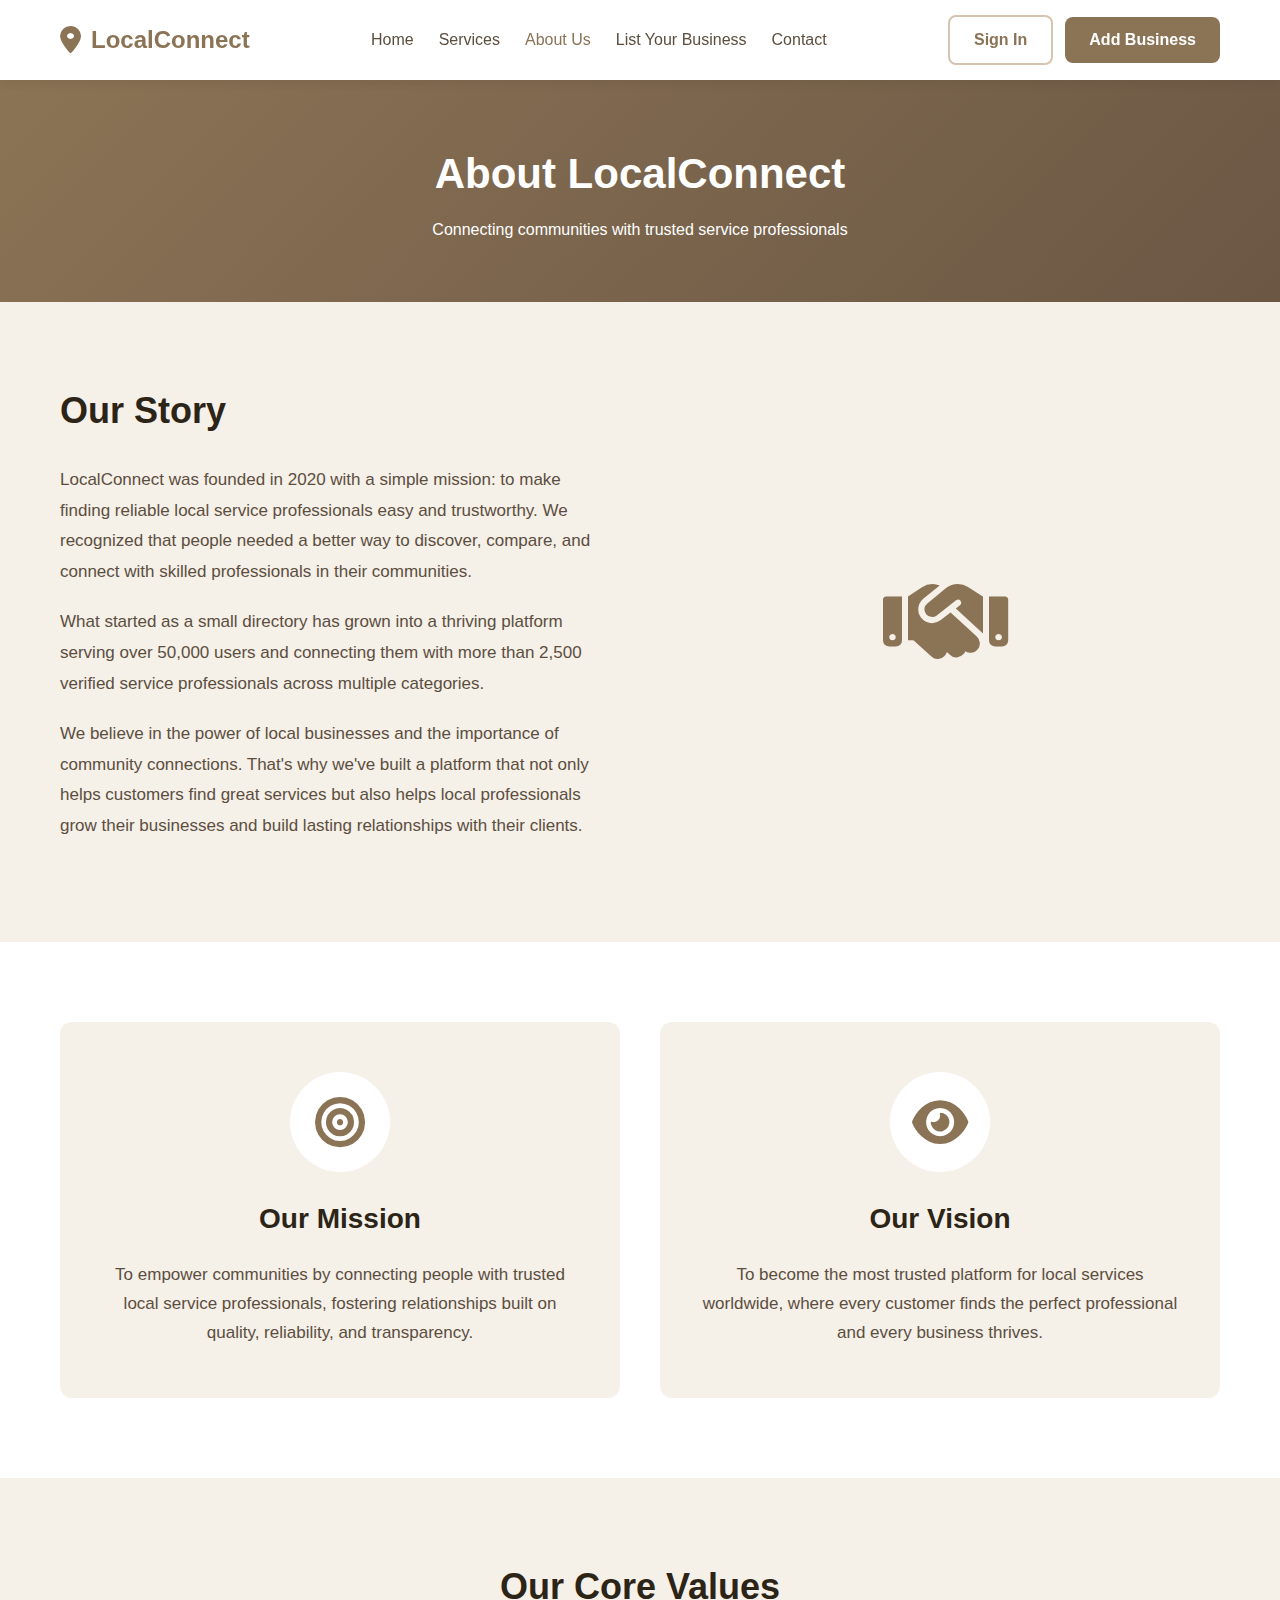
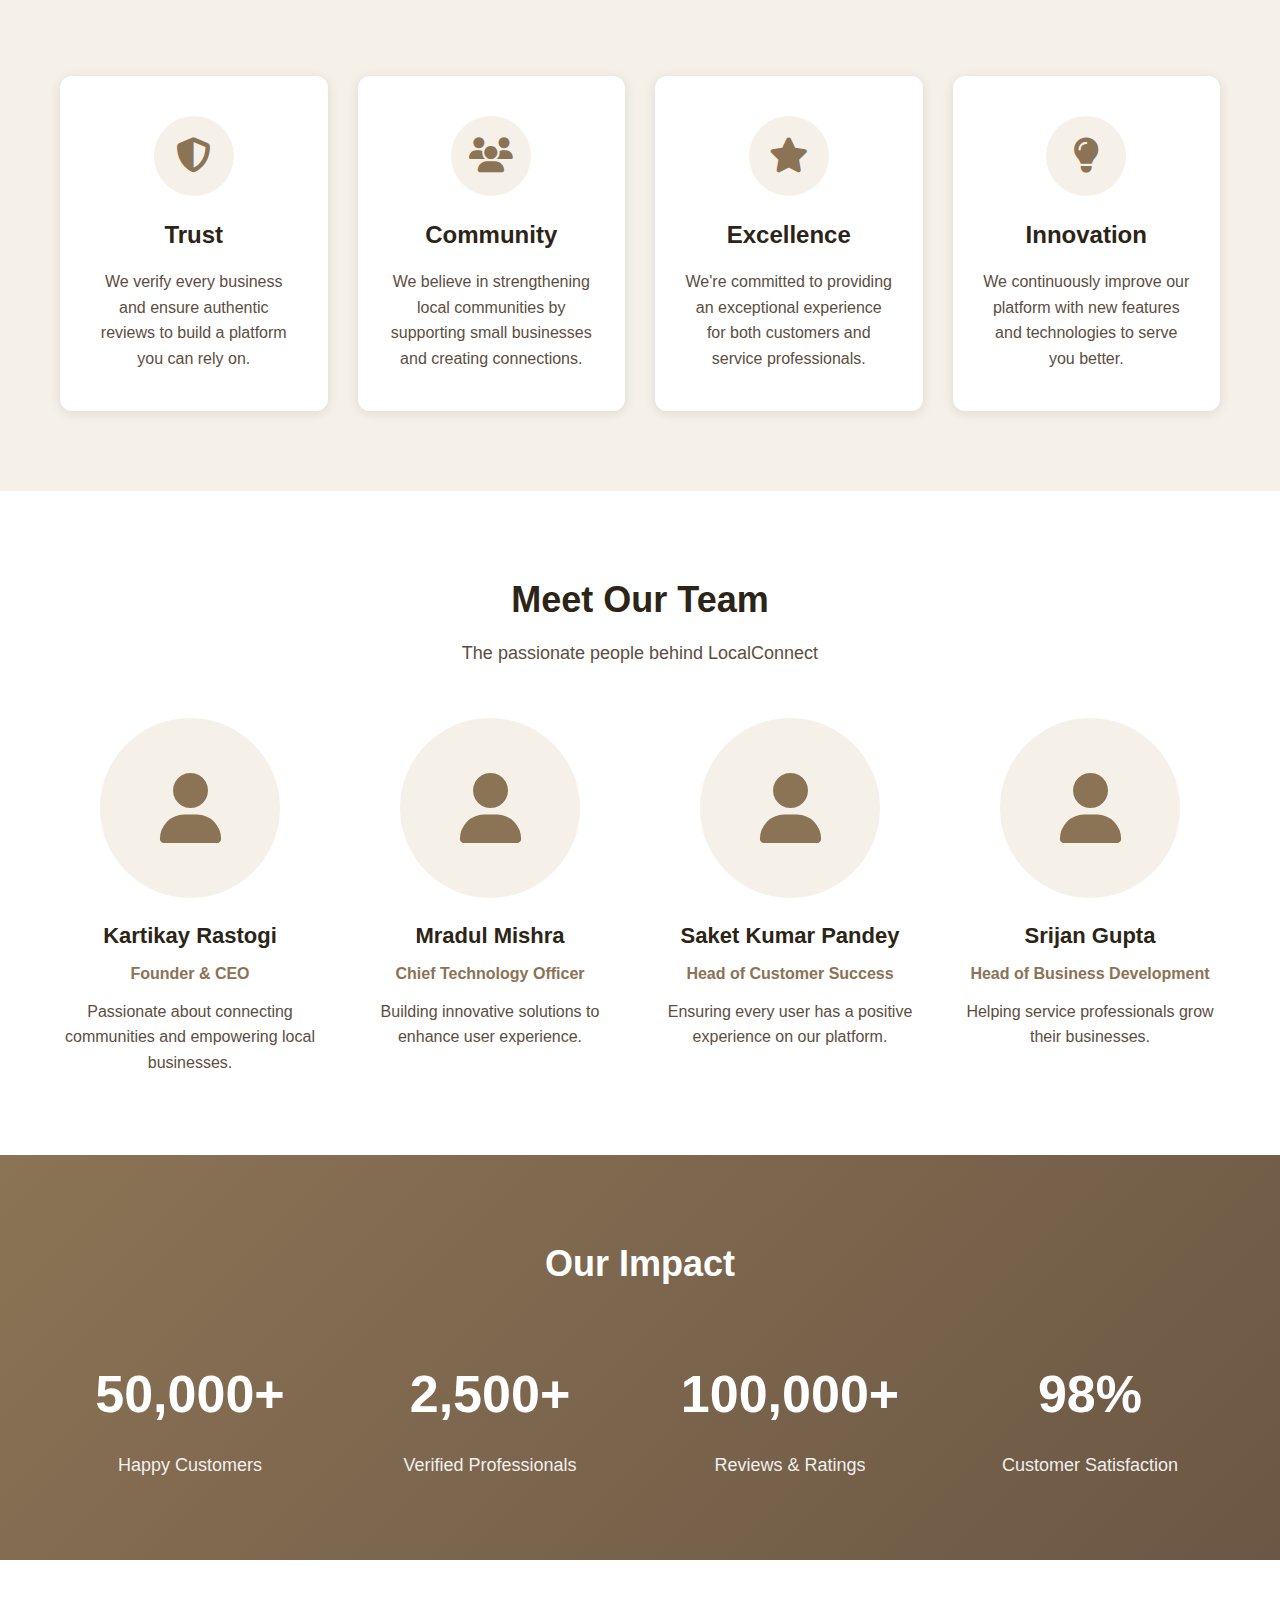
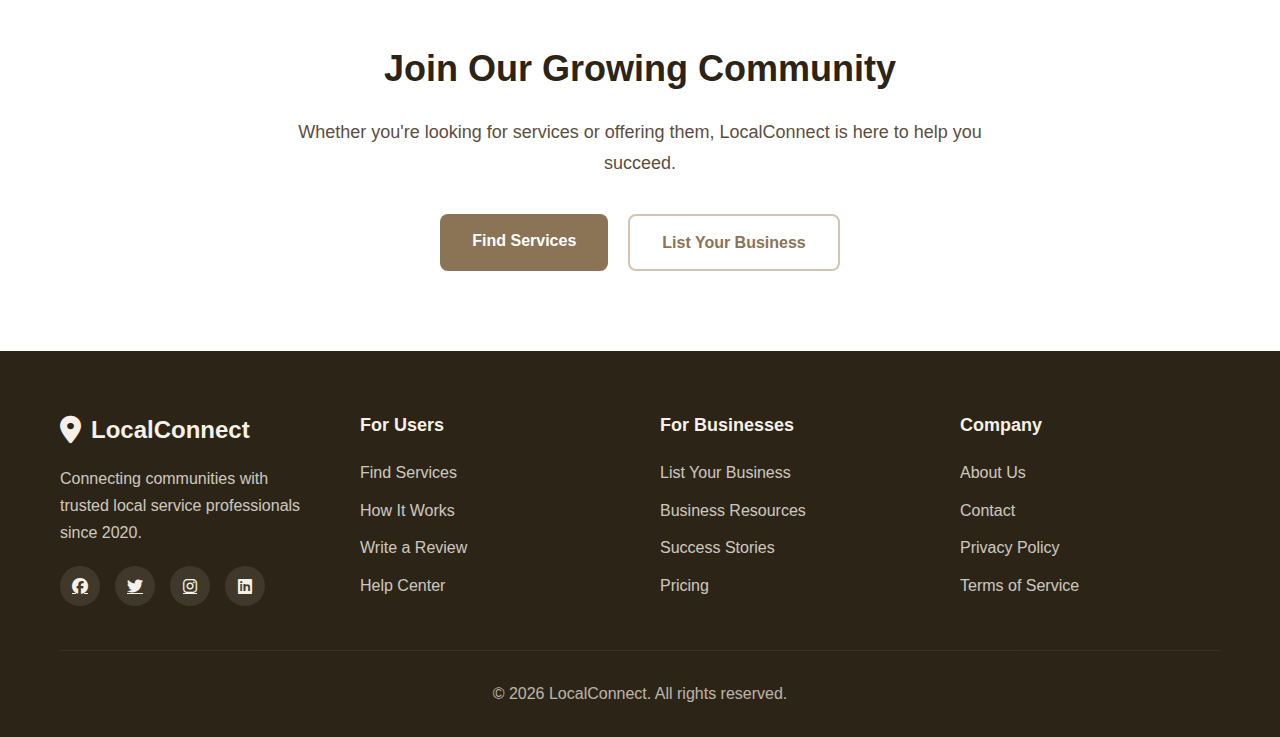
<file: about.html>
<!DOCTYPE html>
<html lang="en">
<head>
    <meta charset="UTF-8">
    <meta name="viewport" content="width=device-width, initial-scale=1.0">
    <title>About Us - LocalConnect</title>
    <link rel="stylesheet" href="styles.css">
    <link rel="stylesheet" href="https://cdnjs.cloudflare.com/ajax/libs/font-awesome/6.4.0/css/all.min.css">
</head>
<body>
    <!-- Navigation Bar -->
    <nav class="navbar">
        <div class="nav-container">
            <a href="index.html" class="logo">
                <i class="fas fa-location-dot"></i>
                <span>LocalConnect</span>
            </a>
            <ul class="nav-menu" id="navMenu">

                <li><a href="index.html">Home</a></li>
                <li><a href="services.html">Services</a></li>
                <li><a href="about.html" class="active">About Us</a></li>
                <li><a href="business-listing.html">List Your Business</a></li>
                <li><a href="contact.html">Contact</a></li>
            </ul>
            <div class="nav-buttons">
                <a href="signin.html" class="btn-secondary">Sign In</a>
                <a href="business-listing.html" class="btn-primary">Add Business</a>
            </div>
        </div>
    </nav>

    <!-- Page Header -->
    <section class="page-header">
        <div class="container">
            <h1>About LocalConnect</h1>
            <p>Connecting communities with trusted service professionals</p>
        </div>
    </section>

    <!-- Story Section -->
    <section class="story-section">
        <div class="container">
            <div class="story-content">
                <div class="story-text">
                    <h2>Our Story</h2>
                    <p>LocalConnect was founded in 2020 with a simple mission: to make finding reliable local service professionals easy and trustworthy. We recognized that people needed a better way to discover, compare, and connect with skilled professionals in their communities.</p>
                    <p>What started as a small directory has grown into a thriving platform serving over 50,000 users and connecting them with more than 2,500 verified service professionals across multiple categories.</p>
                    <p>We believe in the power of local businesses and the importance of community connections. That's why we've built a platform that not only helps customers find great services but also helps local professionals grow their businesses and build lasting relationships with their clients.</p>
                </div>
                <div class="story-image">
                    <div class="image-placeholder">
                        <i class="fas fa-handshake"></i>
                    </div>
                </div>
            </div>
        </div>
    </section>

    <!-- Mission & Vision -->
    <section class="mission-vision">
        <div class="container">
            <div class="mv-grid">
                <div class="mv-card">
                    <div class="mv-icon">
                        <i class="fas fa-bullseye"></i>
                    </div>
                    <h3>Our Mission</h3>
                    <p>To empower communities by connecting people with trusted local service professionals, fostering relationships built on quality, reliability, and transparency.</p>
                </div>
                <div class="mv-card">
                    <div class="mv-icon">
                        <i class="fas fa-eye"></i>
                    </div>
                    <h3>Our Vision</h3>
                    <p>To become the most trusted platform for local services worldwide, where every customer finds the perfect professional and every business thrives.</p>
                </div>
            </div>
        </div>
    </section>

    <!-- Values Section -->
    <section class="values-section">
        <div class="container">
            <h2>Our Core Values</h2>
            <div class="values-grid">
                <div class="value-card">
                    <div class="value-icon">
                        <i class="fas fa-shield-halved"></i>
                    </div>
                    <h3>Trust</h3>
                    <p>We verify every business and ensure authentic reviews to build a platform you can rely on.</p>
                </div>
                <div class="value-card">
                    <div class="value-icon">
                        <i class="fas fa-users"></i>
                    </div>
                    <h3>Community</h3>
                    <p>We believe in strengthening local communities by supporting small businesses and creating connections.</p>
                </div>
                <div class="value-card">
                    <div class="value-icon">
                        <i class="fas fa-star"></i>
                    </div>
                    <h3>Excellence</h3>
                    <p>We're committed to providing an exceptional experience for both customers and service professionals.</p>
                </div>
                <div class="value-card">
                    <div class="value-icon">
                        <i class="fas fa-lightbulb"></i>
                    </div>
                    <h3>Innovation</h3>
                    <p>We continuously improve our platform with new features and technologies to serve you better.</p>
                </div>
            </div>
        </div>
    </section>

    <!-- Team Section -->
    <section class="team-section">
        <div class="container">
            <h2>Meet Our Team</h2>
            <p class="section-subtitle">The passionate people behind LocalConnect</p>
            <div class="team-grid">
                <div class="team-card">
                    <div class="team-image">
                        <div class="image-placeholder">
                            <i class="fas fa-user"></i>
                        </div>
                    </div>
                    <h3>Kartikay Rastogi</h3>
                    <p class="team-role">Founder & CEO</p>
                    <p class="team-bio">Passionate about connecting communities and empowering local businesses.</p>
                </div>
                <div class="team-card">
                    <div class="team-image">
                        <div class="image-placeholder">
                            <i class="fas fa-user"></i>
                        </div>
                    </div>
                    <h3>Mradul Mishra</h3>
                    <p class="team-role">Chief Technology Officer</p>
                    <p class="team-bio">Building innovative solutions to enhance user experience.</p>
                </div>
                <div class="team-card">
                    <div class="team-image">
                        <div class="image-placeholder">
                            <i class="fas fa-user"></i>
                        </div>
                    </div>
                    <h3>Saket Kumar Pandey</h3>
                    <p class="team-role">Head of Customer Success</p>
                    <p class="team-bio">Ensuring every user has a positive experience on our platform.</p>
                </div>
                <div class="team-card">
                    <div class="team-image">
                        <div class="image-placeholder">
                            <i class="fas fa-user"></i>
                        </div>
                    </div>
                    <h3>Srijan Gupta</h3>
                    <p class="team-role">Head of Business Development</p>
                    <p class="team-bio">Helping service professionals grow their businesses.</p>
                </div>
            </div>
        </div>
    </section>

    <!-- Impact Stats -->
    <section class="impact-stats">
        <div class="container">
            <h2>Our Impact</h2>
            <div class="impact-grid">
                <div class="impact-card">
                    <div class="impact-number">50,000+</div>
                    <p>Happy Customers</p>
                </div>
                <div class="impact-card">
                    <div class="impact-number">2,500+</div>
                    <p>Verified Professionals</p>
                </div>
                <div class="impact-card">
                    <div class="impact-number">100,000+</div>
                    <p>Reviews & Ratings</p>
                </div>
                <div class="impact-card">
                    <div class="impact-number">98%</div>
                    <p>Customer Satisfaction</p>
                </div>
            </div>
        </div>
    </section>

    <!-- CTA Section -->
    <section class="cta">
        <div class="container">
            <div class="cta-content">
                <h2>Join Our Growing Community</h2>
                <p>Whether you're looking for services or offering them, LocalConnect is here to help you succeed.</p>
                <div class="cta-buttons">
                    <a href="services.html" class="btn-primary btn-large">Find Services</a>
                    <a href="business-listing.html" class="btn-secondary btn-large">List Your Business</a>
                </div>
            </div>
        </div>
    </section>

    <!-- Footer -->
    <footer class="footer">
        <div class="container">
            <div class="footer-grid">
                <div class="footer-col">
                    <div class="footer-logo">
                        <i class="fas fa-location-dot"></i>
                        <span>LocalConnect</span>
                    </div>
                    <p>Connecting communities with trusted local service professionals since 2020.</p>
                    <div class="social-links">
                        <a href="#"><i class="fab fa-facebook"></i></a>
                        <a href="#"><i class="fab fa-twitter"></i></a>
                        <a href="#"><i class="fab fa-instagram"></i></a>
                        <a href="#"><i class="fab fa-linkedin"></i></a>
                    </div>
                </div>

                <div class="footer-col">
                    <h4>For Users</h4>
                    <ul>
                        <li><a href="services.html">Find Services</a></li>
                        <li><a href="#">How It Works</a></li>
                        <li><a href="#">Write a Review</a></li>
                        <li><a href="#">Help Center</a></li>
                    </ul>
                </div>

                <div class="footer-col">
                    <h4>For Businesses</h4>
                    <ul>
                        <li><a href="business-listing.html">List Your Business</a></li>
                        <li><a href="#">Business Resources</a></li>
                        <li><a href="#">Success Stories</a></li>
                        <li><a href="#">Pricing</a></li>
                    </ul>
                </div>

                <div class="footer-col">
                    <h4>Company</h4>
                    <ul>
                        <li><a href="about.html">About Us</a></li>
                        <li><a href="contact.html">Contact</a></li>
                        <li><a href="privacy-policy.html">Privacy Policy</a></li>
                        <li><a href="terms-of-service.html">Terms of Service</a></li>
                    </ul>
                </div>
            </div>

            <div class="footer-bottom">
                <p>&copy; 2026 LocalConnect. All rights reserved.</p>
            </div>
        </div>
    </footer>

    <style>
        .page-header {
            background: linear-gradient(135deg, var(--dark-stone) 0%, var(--accent-brown) 100%);
            color: var(--white);
            padding: 60px 20px;
            text-align: center;
        }

        .page-header h1 {
            font-size: 42px;
            margin-bottom: 10px;
        }

        .story-section {
            padding: 80px 20px;
        }

        .story-content {
            display: grid;
            grid-template-columns: 1fr 1fr;
            gap: 60px;
            align-items: center;
        }

        .story-text h2 {
            font-size: 36px;
            margin-bottom: 25px;
            color: var(--text-dark);
        }

        .story-text p {
            color: var(--text-light);
            line-height: 1.8;
            margin-bottom: 20px;
            font-size: 17px;
        }

        .story-image .image-placeholder {
            width: 100%;
            height: 400px;
            background: var(--stone-cream);
            border-radius: 12px;
            display: flex;
            align-items: center;
            justify-content: center;
            font-size: 100px;
            color: var(--dark-stone);
        }

        .mission-vision {
            background: var(--white);
            padding: 80px 20px;
        }

        .mv-grid {
            display: grid;
            grid-template-columns: repeat(auto-fit, minmax(400px, 1fr));
            gap: 40px;
        }

        .mv-card {
            background: var(--stone-cream);
            padding: 50px 40px;
            border-radius: 12px;
            text-align: center;
        }

        .mv-icon {
            width: 100px;
            height: 100px;
            margin: 0 auto 25px;
            background: var(--white);
            border-radius: 50%;
            display: flex;
            align-items: center;
            justify-content: center;
            font-size: 50px;
            color: var(--dark-stone);
        }

        .mv-card h3 {
            font-size: 28px;
            margin-bottom: 20px;
            color: var(--text-dark);
        }

        .mv-card p {
            color: var(--text-light);
            line-height: 1.7;
            font-size: 17px;
        }

        .values-section {
            padding: 80px 20px;
        }

        .values-section h2 {
            text-align: center;
            font-size: 36px;
            margin-bottom: 60px;
        }

        .values-grid {
            display: grid;
            grid-template-columns: repeat(auto-fit, minmax(250px, 1fr));
            gap: 30px;
        }

        .value-card {
            background: var(--white);
            padding: 40px 30px;
            border-radius: 12px;
            text-align: center;
            box-shadow: 0 2px 12px var(--shadow);
            transition: all 0.3s;
        }

        .value-card:hover {
            transform: translateY(-8px);
            box-shadow: 0 8px 24px var(--shadow-hover);
        }

        .value-icon {
            width: 80px;
            height: 80px;
            margin: 0 auto 20px;
            background: var(--stone-cream);
            border-radius: 50%;
            display: flex;
            align-items: center;
            justify-content: center;
            font-size: 35px;
            color: var(--dark-stone);
        }

        .value-card h3 {
            font-size: 24px;
            margin-bottom: 15px;
            color: var(--text-dark);
        }

        .value-card p {
            color: var(--text-light);
            line-height: 1.6;
        }

        .team-section {
            background: var(--white);
            padding: 80px 20px;
        }

        .team-section h2 {
            text-align: center;
            font-size: 36px;
            margin-bottom: 10px;
        }

        .team-grid {
            display: grid;
            grid-template-columns: repeat(auto-fit, minmax(250px, 1fr));
            gap: 40px;
            margin-top: 50px;
        }

        .team-card {
            text-align: center;
        }

        .team-image {
            margin-bottom: 20px;
        }

        .team-image .image-placeholder {
            width: 180px;
            height: 180px;
            margin: 0 auto;
            background: var(--stone-cream);
            border-radius: 50%;
            display: flex;
            align-items: center;
            justify-content: center;
            font-size: 70px;
            color: var(--dark-stone);
        }

        .team-card h3 {
            font-size: 22px;
            margin-bottom: 8px;
            color: var(--text-dark);
        }

        .team-role {
            color: var(--dark-stone);
            font-weight: 600;
            margin-bottom: 12px;
        }

        .team-bio {
            color: var(--text-light);
            line-height: 1.6;
        }

        .impact-stats {
            background: linear-gradient(135deg, var(--dark-stone) 0%, var(--accent-brown) 100%);
            color: var(--white);
            padding: 80px 20px;
        }

        .impact-stats h2 {
            text-align: center;
            font-size: 36px;
            margin-bottom: 60px;
        }

        .impact-grid {
            display: grid;
            grid-template-columns: repeat(auto-fit, minmax(220px, 1fr));
            gap: 40px;
        }

        .impact-card {
            text-align: center;
        }

        .impact-number {
            font-size: 52px;
            font-weight: 700;
            margin-bottom: 15px;
        }

        .impact-card p {
            font-size: 18px;
            opacity: 0.9;
        }

        @media (max-width: 968px) {
            .story-content {
                grid-template-columns: 1fr;
            }

            .mv-grid {
                grid-template-columns: 1fr;
            }
        }
    </style>
    <script src="script-about.js"></script>

</body>
</html>
</file>
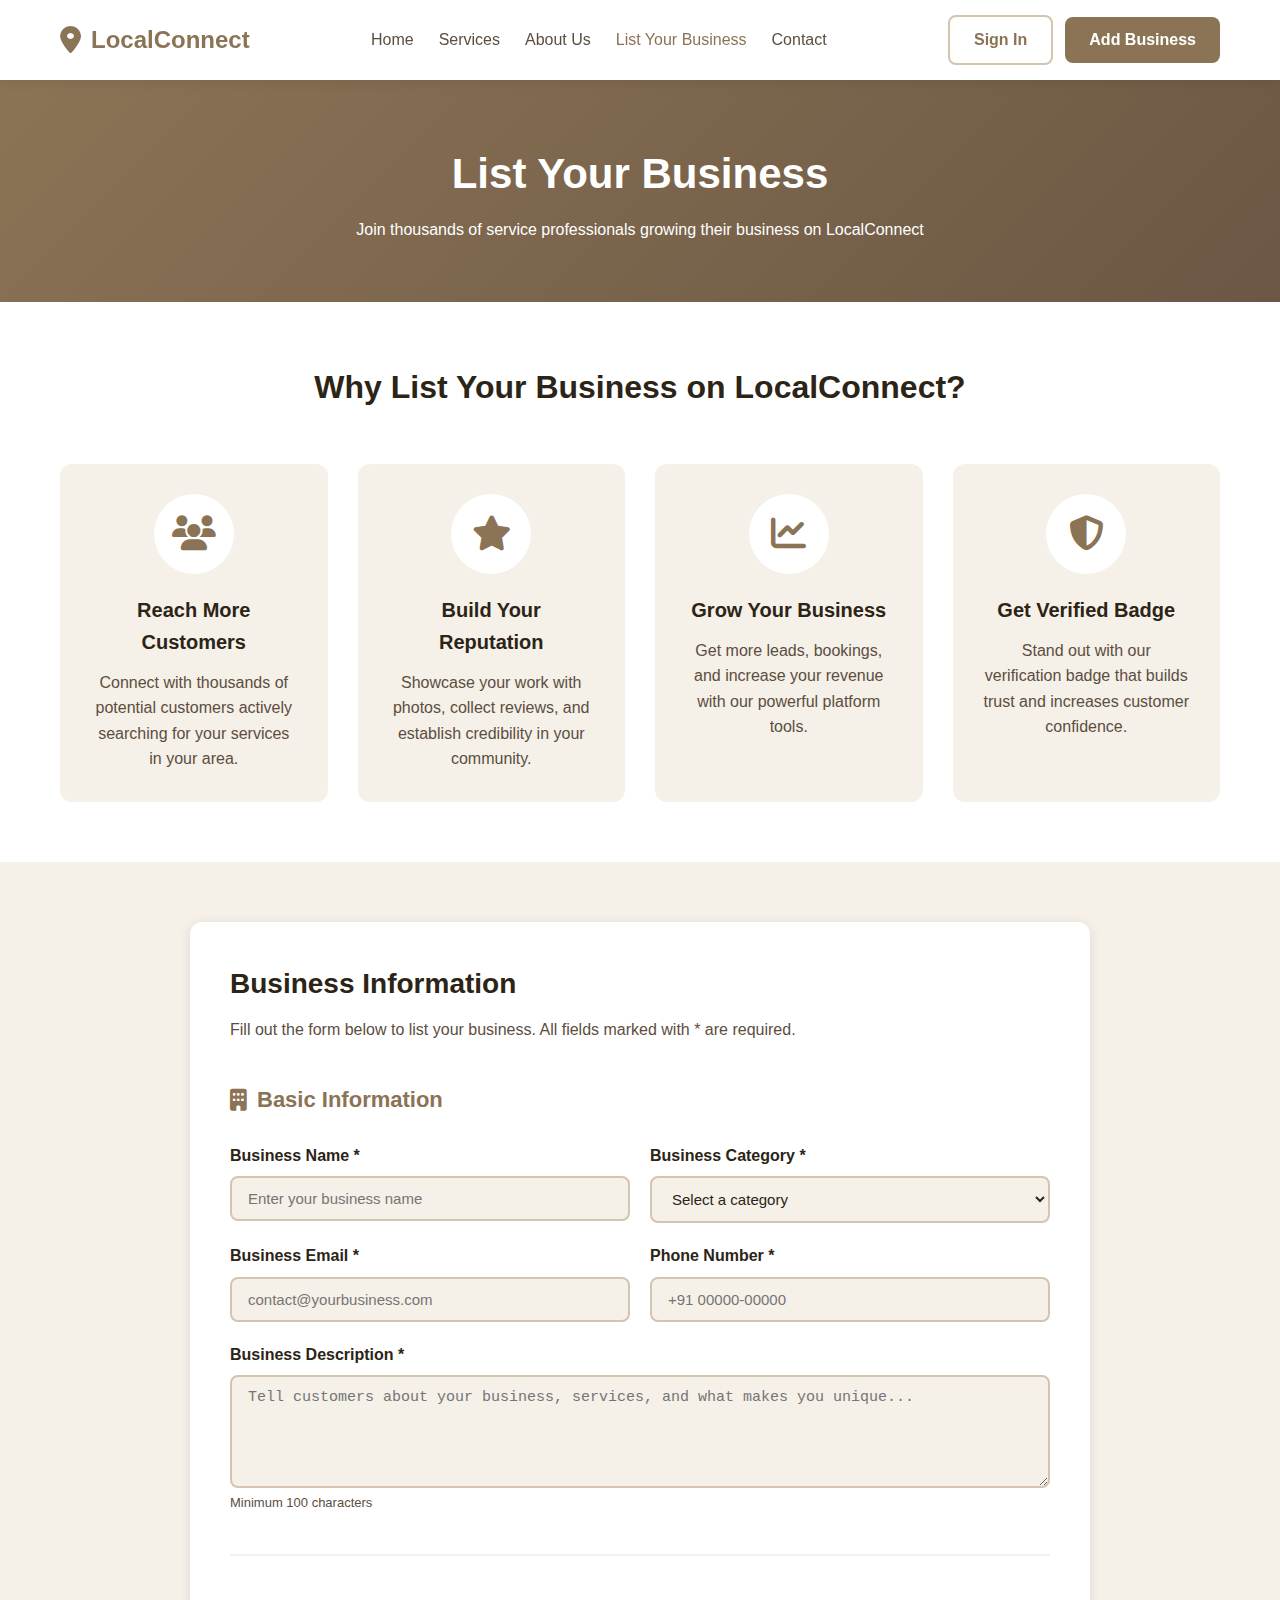
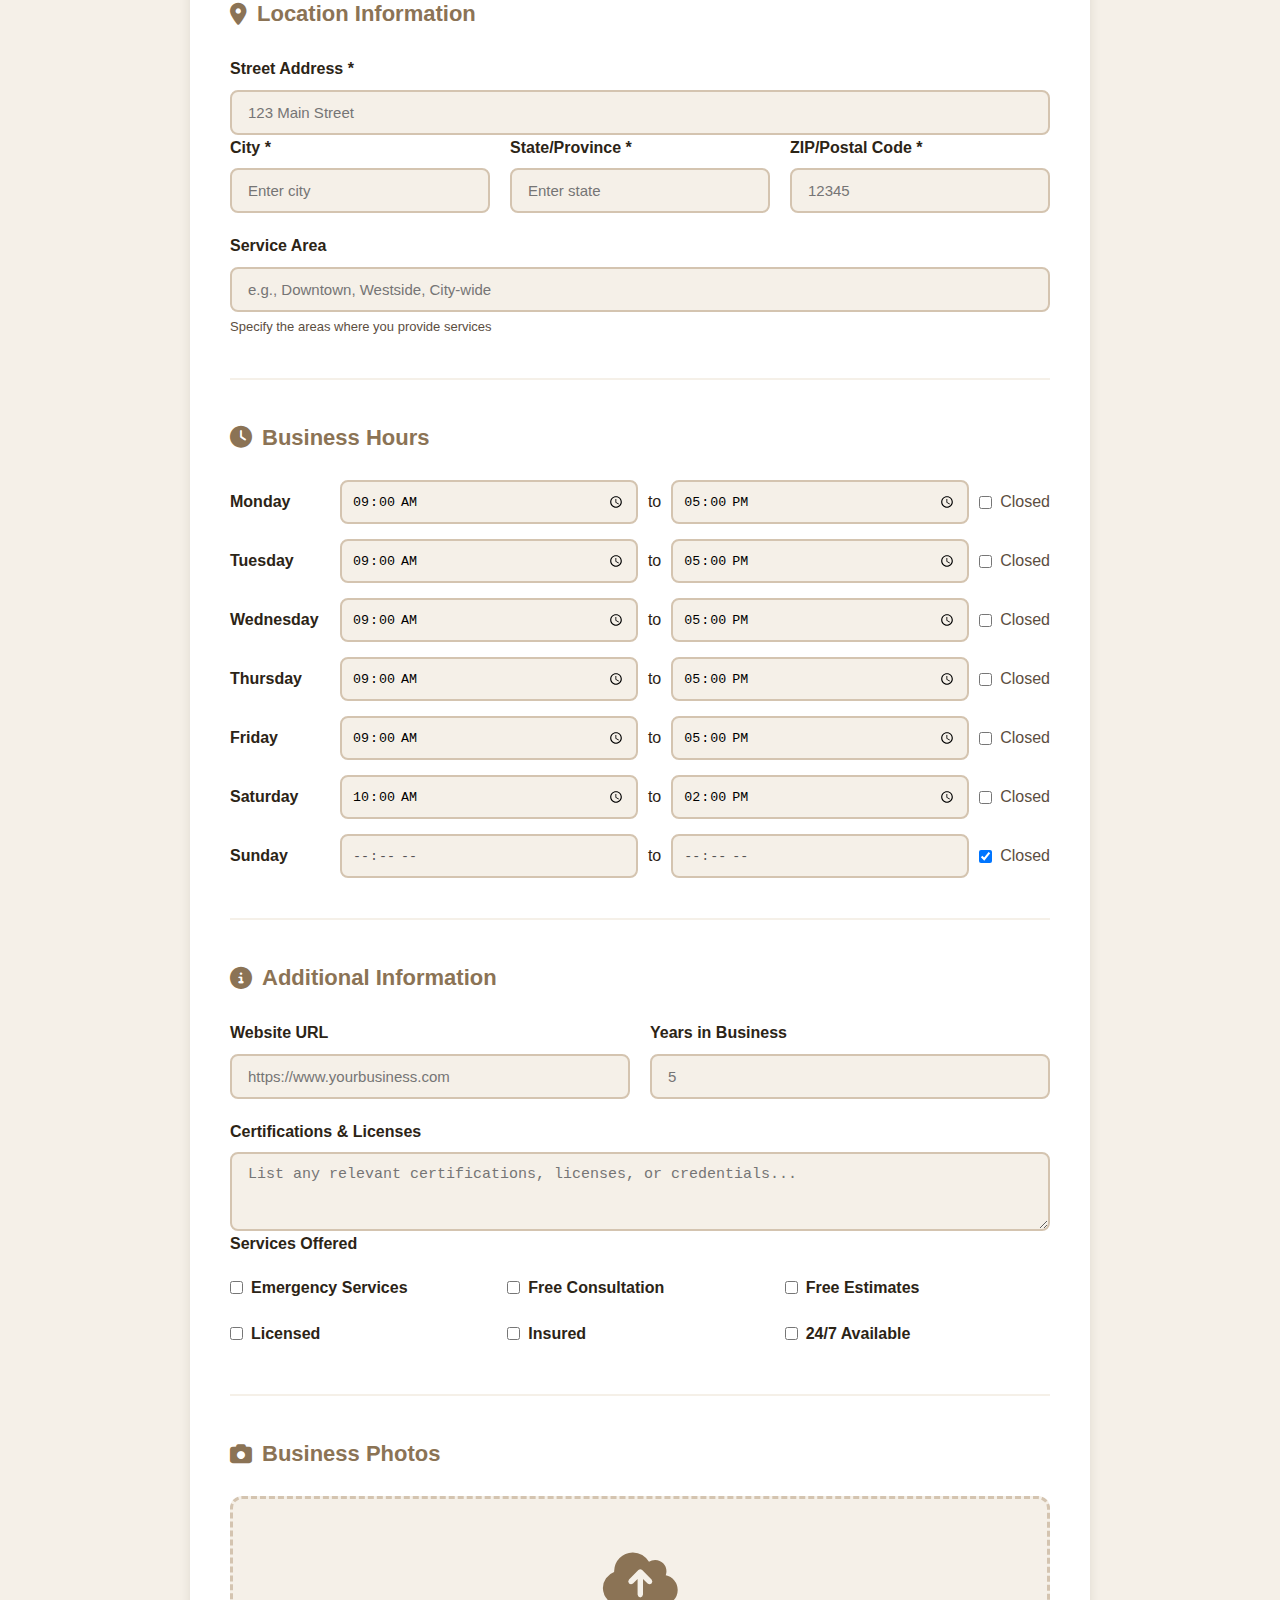
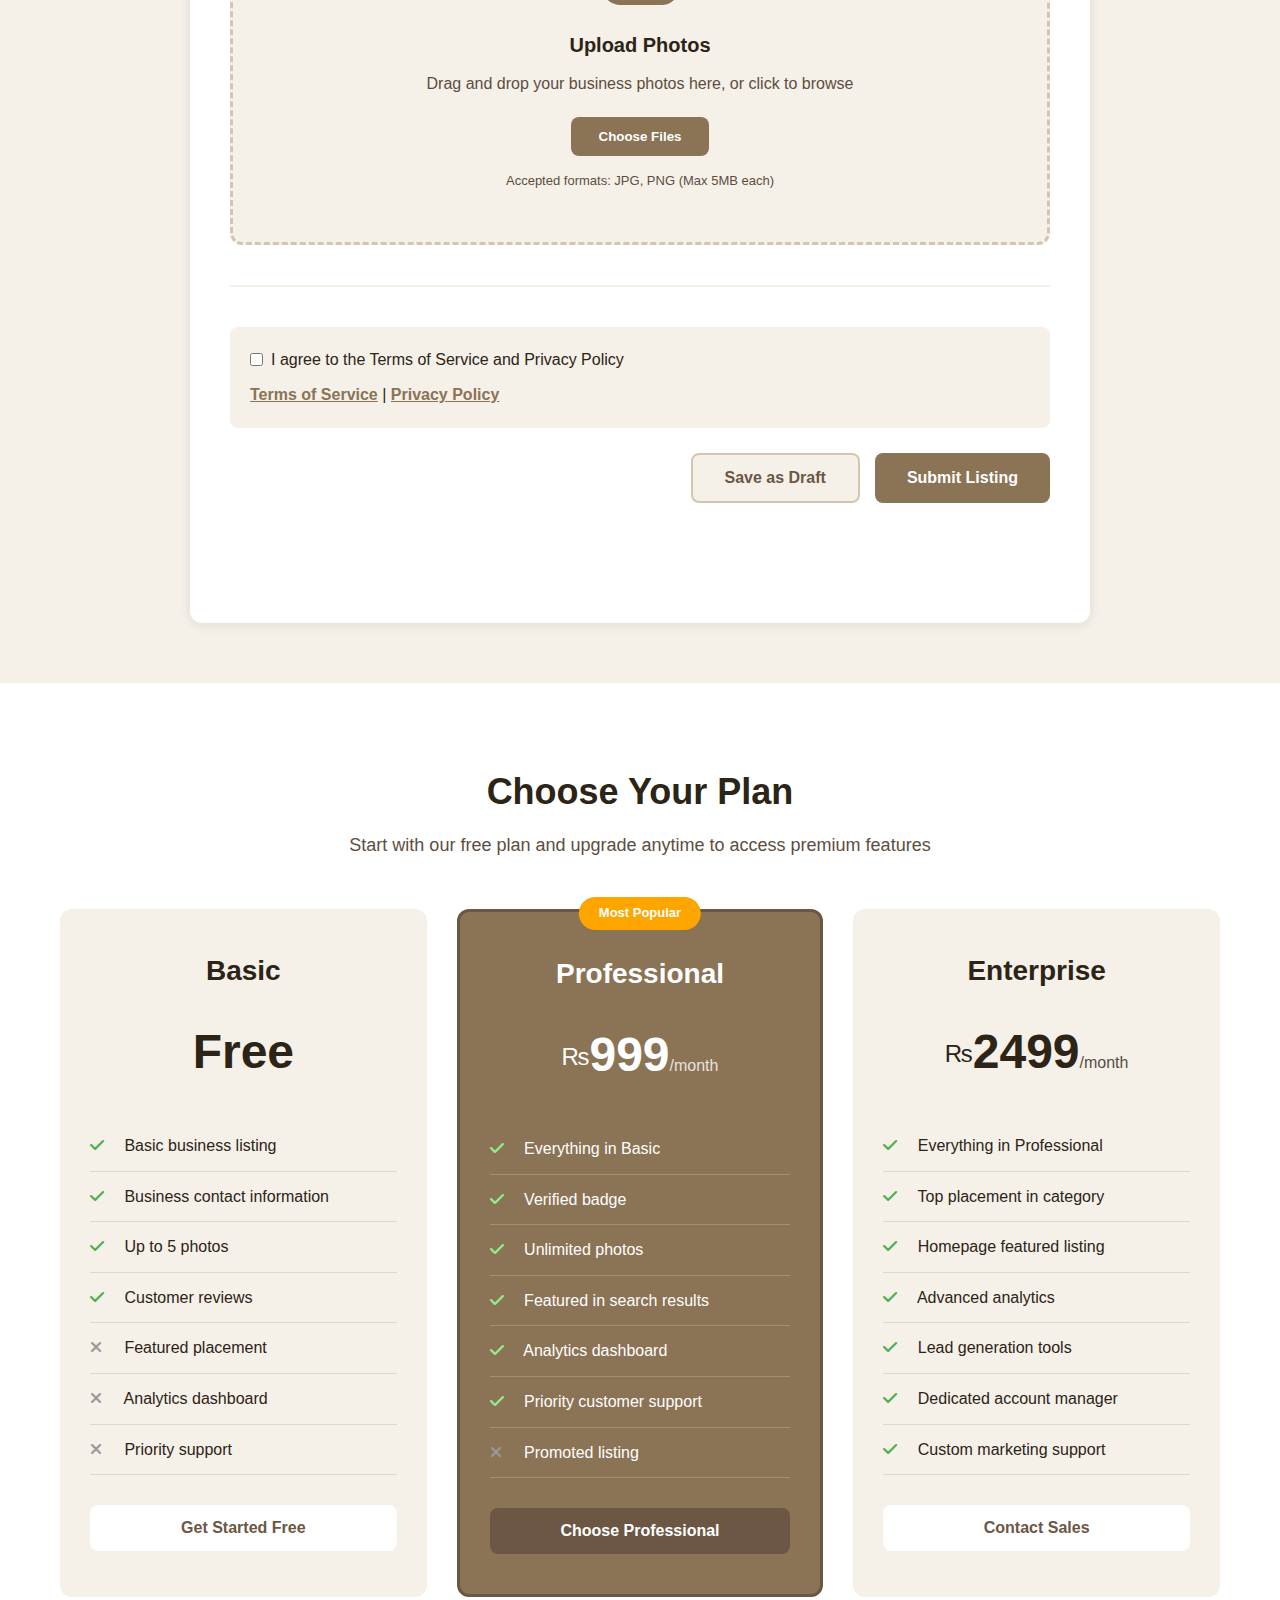
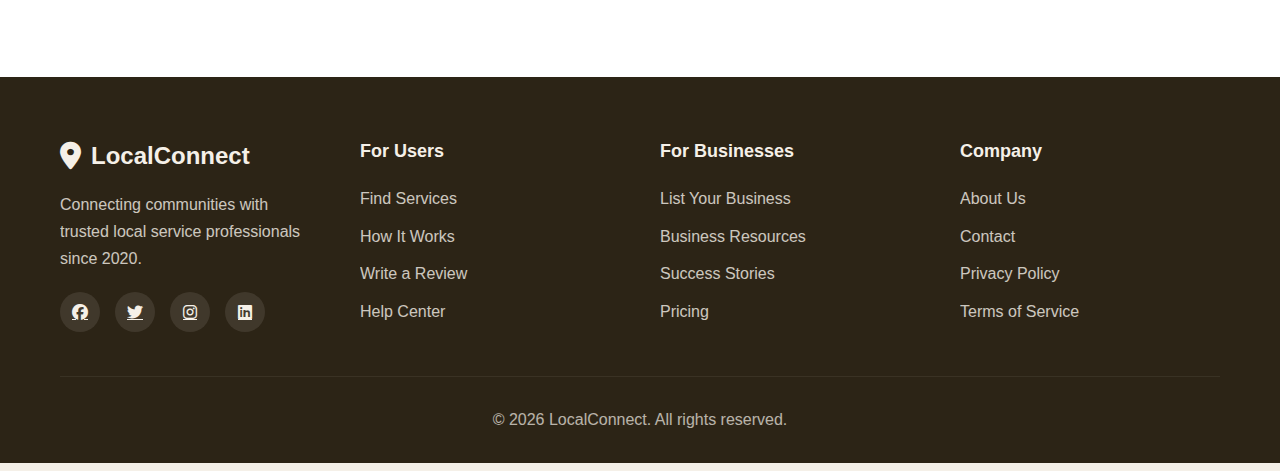
<file: business-listing.html>
<!DOCTYPE html>
<html lang="en">
<head>
    <meta charset="UTF-8">
    <meta name="viewport" content="width=device-width, initial-scale=1.0">
    <title>List Your Business - LocalConnect</title>
    <link rel="stylesheet" href="styles.css">
    <link rel="stylesheet" href="https://cdnjs.cloudflare.com/ajax/libs/font-awesome/6.4.0/css/all.min.css">
</head>
<body>
    <!-- Navigation Bar -->
    <nav class="navbar">
        <div class="nav-container">
            <a href="index.html" class="logo">
                <i class="fas fa-location-dot"></i>
                <span>LocalConnect</span>
            </a>
            <ul class="nav-menu" id="navMenu">
                <li><a href="index.html">Home</a></li>
                <li><a href="services.html">Services</a></li>
                <li><a href="about.html">About Us</a></li>
                <li><a href="business-listing.html" class="active">List Your Business</a></li>
                <li><a href="contact.html">Contact</a></li>
            </ul>
            <div class="nav-buttons">
                <a href="signin.html" class="btn-secondary">Sign In</a>
                <a href="business-listing.html" class="btn-primary">Add Business</a>
            </div>
        </div>
    </nav>

    <!-- Page Header -->
    <section class="page-header">
        <div class="container">
            <h1>List Your Business</h1>
            <p>Join thousands of service professionals growing their business on LocalConnect</p>
        </div>
    </section>

    <!-- Benefits Section -->
    <section class="benefits-section">
        <div class="container">
            <h2>Why List Your Business on LocalConnect?</h2>
            <div class="benefits-grid">
                <div class="benefit-card">
                    <div class="benefit-icon">
                        <i class="fas fa-users"></i>
                    </div>
                    <h3>Reach More Customers</h3>
                    <p>Connect with thousands of potential customers actively searching for your services in your area.</p>
                </div>
                <div class="benefit-card">
                    <div class="benefit-icon">
                        <i class="fas fa-star"></i>
                    </div>
                    <h3>Build Your Reputation</h3>
                    <p>Showcase your work with photos, collect reviews, and establish credibility in your community.</p>
                </div>
                <div class="benefit-card">
                    <div class="benefit-icon">
                        <i class="fas fa-chart-line"></i>
                    </div>
                    <h3>Grow Your Business</h3>
                    <p>Get more leads, bookings, and increase your revenue with our powerful platform tools.</p>
                </div>
                <div class="benefit-card">
                    <div class="benefit-icon">
                        <i class="fas fa-shield-halved"></i>
                    </div>
                    <h3>Get Verified Badge</h3>
                    <p>Stand out with our verification badge that builds trust and increases customer confidence.</p>
                </div>
            </div>
        </div>
    </section>

    <!-- Listing Form Section -->
    <section class="listing-form-section">
        <div class="container">
            <div class="form-container">
                <div class="form-header">
                    <h2>Business Information</h2>
                    <p>Fill out the form below to list your business. All fields marked with * are required.</p>
                </div>

                <form class="listing-form" id="businessForm">
                    <!-- Basic Information -->
                    <div class="form-section">
                        <h3><i class="fas fa-building"></i> Basic Information</h3>
                        <div class="form-row">
                            <div class="form-group">
                                <label>Business Name *</label>
                                <input type="text" placeholder="Enter your business name" class="form-input">
                            </div>
                            <div class="form-group">
                                <label>Business Category *</label>
                                <select class="form-input">
                                    <option value="">Select a category</option>
                                    <option>Plumbing</option>
                                    <option>Electrical</option>
                                    <option>Engineering</option>
                                    <option>Cleaning</option>
                                    <option>Carpentry</option>
                                    <option>Painting</option>
                                    <option>Landscaping</option>
                                    <option>Handyman</option>
                                    <option>Other</option>
                                </select>
                            </div>
                        </div>

                        <div class="form-row">
                            <div class="form-group">
                                <label>Business Email *</label>
                                <input type="email" placeholder="contact@yourbusiness.com" class="form-input">
                            </div>
                            <div class="form-group">
                                <label>Phone Number *</label>
                                <input type="tel" placeholder="+91 00000-00000" class="form-input">
                            </div>
                        </div>

                        <div class="form-group">
                            <label>Business Description *</label>
                            <textarea id="description" placeholder="Tell customers about your business, services, and what makes you unique..." class="form-textarea" rows="5"></textarea>
                            <span class="form-helper">Minimum 100 characters</span>
                        </div>
                    </div>

                    <!-- Location Information -->
                    <div class="form-section">
                        <h3><i class="fas fa-location-dot"></i> Location Information</h3>
                        <div class="form-group">
                            <label>Street Address *</label>
                            <input type="text" placeholder="123 Main Street" class="form-input">
                        </div>

                        <div class="form-row">
                            <div class="form-group">
                                <label>City *</label>
                                <input type="text" placeholder="Enter city" class="form-input">
                            </div>
                            <div class="form-group">
                                <label>State/Province *</label>
                                <input type="text" placeholder="Enter state" class="form-input">
                            </div>
                            <div class="form-group">
                                <label>ZIP/Postal Code *</label>
                                <input type="text" placeholder="12345" class="form-input">
                            </div>
                        </div>

                        <div class="form-group">
                            <label>Service Area</label>
                            <input type="text" placeholder="e.g., Downtown, Westside, City-wide" class="form-input">
                            <span class="form-helper">Specify the areas where you provide services</span>
                        </div>
                    </div>

                    <!-- Business Hours -->
                    <div class="form-section">
                        <h3><i class="fas fa-clock"></i> Business Hours</h3>
                        <div class="hours-grid" id="hoursGrid"></div>
                    </div>

                    <!-- Additional Information -->
                    <div class="form-section">
                        <h3><i class="fas fa-info-circle"></i> Additional Information</h3>
                        <div class="form-row">
                            <div class="form-group">
                                <label>Website URL</label>
                                <input type="url" placeholder="https://www.yourbusiness.com" class="form-input">
                            </div>
                            <div class="form-group">
                                <label>Years in Business</label>
                                <input type="number" placeholder="5" class="form-input">
                            </div>
                        </div>

                        <div class="form-group">
                            <label>Certifications & Licenses</label>
                            <textarea placeholder="List any relevant certifications, licenses, or credentials..." class="form-textarea" rows="3"></textarea>
                        </div>

                        <div class="form-group">
                            <label>Services Offered</label>
                            <div class="checkbox-grid">
                                <label class="checkbox-label"><input type="checkbox"> Emergency Services</label>
                                <label class="checkbox-label"><input type="checkbox"> Free Consultation</label>
                                <label class="checkbox-label"><input type="checkbox"> Free Estimates</label>
                                <label class="checkbox-label"><input type="checkbox"> Licensed</label>
                                <label class="checkbox-label"><input type="checkbox"> Insured</label>
                                <label class="checkbox-label"><input type="checkbox"> 24/7 Available</label>
                            </div>
                        </div>
                    </div>

                    <!-- Photos Upload -->
                    <div class="form-section">
                        <h3><i class="fas fa-camera"></i> Business Photos</h3>
                        <div class="upload-area">
                            <i class="fas fa-cloud-arrow-up"></i>
                            <h4>Upload Photos</h4>
                            <p>Drag and drop your business photos here, or click to browse</p>
                            <button type="button" class="btn-upload">Choose Files</button>
                            <span class="upload-note">Accepted formats: JPG, PNG (Max 5MB each)</span>
                        </div>
                    </div>

                    <!-- Submit Section -->
                    <div class="form-section">
                        <div class="terms-section">
                            <label class="checkbox-label large">
                                 <input type="checkbox" required id="termsAgree">
                                     I agree to the Terms of Service and Privacy Policy
                            </label>

                            <p class="terms-links">
                                <a href="#" id="openTerms">Terms of Service</a> |
                                <a href="#" id="openPrivacy">Privacy Policy</a>
                            </p>

                        </div>
                        <div class="submit-buttons">
                            <button type="button" class="btn-secondary-large">Save as Draft</button>
                            <button type="submit" class="btn-primary-large">Submit Listing</button>
                        </div>
                    </div>
                </form>
            </div>
        </div>
    </section>

    <!-- Pricing Section -->
    <section class="pricing-section">
        <div class="container">
            <h2>Choose Your Plan</h2>
            <p class="section-subtitle">Start with our free plan and upgrade anytime to access premium features</p>
            <div class="pricing-grid">
                <div class="pricing-card">
                    <h3>Basic</h3>
                    <div class="price">
                        <span class="amount">Free</span>
                    </div>
                    <ul class="features-list">
                        <li><i class="fas fa-check"></i> Basic business listing</li>
                        <li><i class="fas fa-check"></i> Business contact information</li>
                        <li><i class="fas fa-check"></i> Up to 5 photos</li>
                        <li><i class="fas fa-check"></i> Customer reviews</li>
                        <li><i class="fas fa-times"></i> Featured placement</li>
                        <li><i class="fas fa-times"></i> Analytics dashboard</li>
                        <li><i class="fas fa-times"></i> Priority support</li>
                    </ul>
                    <button class="btn-pricing">Get Started Free</button>
                </div>

                <div class="pricing-card featured">
                    <div class="popular-badge">Most Popular</div>
                    <h3>Professional</h3>
                    <div class="price">
                        <span class="currency">₨</span><span class="amount">999</span><span class="period">/month</span>
                    </div>
                    <ul class="features-list">
                        <li><i class="fas fa-check"></i> Everything in Basic</li>
                        <li><i class="fas fa-check"></i> Verified badge</li>
                        <li><i class="fas fa-check"></i> Unlimited photos</li>
                        <li><i class="fas fa-check"></i> Featured in search results</li>
                        <li><i class="fas fa-check"></i> Analytics dashboard</li>
                        <li><i class="fas fa-check"></i> Priority customer support</li>
                        <li><i class="fas fa-times"></i> Promoted listing</li>
                    </ul>
                    <button class="btn-pricing primary">Choose Professional</button>
                </div>

                <div class="pricing-card">
                    <h3>Enterprise</h3>
                    <div class="price">
                        <span class="currency">₨</span><span class="amount">2499</span><span class="period">/month</span>
                    </div>
                    <ul class="features-list">
                        <li><i class="fas fa-check"></i> Everything in Professional</li>
                        <li><i class="fas fa-check"></i> Top placement in category</li>
                        <li><i class="fas fa-check"></i> Homepage featured listing</li>
                        <li><i class="fas fa-check"></i> Advanced analytics</li>
                        <li><i class="fas fa-check"></i> Lead generation tools</li>
                        <li><i class="fas fa-check"></i> Dedicated account manager</li>
                        <li><i class="fas fa-check"></i> Custom marketing support</li>
                    </ul>
                    <button class="btn-pricing">Contact Sales</button>
                </div>
            </div>
        </div>
    </section>

    <!-- Footer -->
    <footer class="footer">
        <div class="container">
            <div class="footer-grid">
                <div class="footer-col">
                    <div class="footer-logo">
                        <i class="fas fa-location-dot"></i>
                        <span>LocalConnect</span>
                    </div>
                    <p>Connecting communities with trusted local service professionals since 2020.</p>
                    <div class="social-links">
                        <a href="#"><i class="fab fa-facebook"></i></a>
                        <a href="#"><i class="fab fa-twitter"></i></a>
                        <a href="#"><i class="fab fa-instagram"></i></a>
                        <a href="#"><i class="fab fa-linkedin"></i></a>
                    </div>
                </div>

                <div class="footer-col">
                    <h4>For Users</h4>
                    <ul>
                        <li><a href="services.html">Find Services</a></li>
                        <li><a href="#">How It Works</a></li>
                        <li><a href="#">Write a Review</a></li>
                        <li><a href="#">Help Center</a></li>
                    </ul>
                </div>

                <div class="footer-col">
                    <h4>For Businesses</h4>
                    <ul>
                        <li><a href="business-listing.html">List Your Business</a></li>
                        <li><a href="#">Business Resources</a></li>
                        <li><a href="#">Success Stories</a></li>
                        <li><a href="#">Pricing</a></li>
                    </ul>
                </div>

                <div class="footer-col">
                    <h4>Company</h4>
                    <ul>
                        <li><a href="about.html">About Us</a></li>
                        <li><a href="contact.html">Contact</a></li>
                        <li><a href="privacy-policy.html">Privacy Policy</a></li>
                        <li><a href="terms-of-service.html">Terms of Service</a></li>
                    </ul>
                </div>
            </div>

            <div class="footer-bottom">
                <p>&copy; 2026 LocalConnect. All rights reserved.</p>
            </div>
        </div>
    </footer>

    <style>
        .page-header {
            background: linear-gradient(135deg, var(--dark-stone) 0%, var(--accent-brown) 100%);
            color: var(--white);
            padding: 60px 20px;
            text-align: center;
        }

        .page-header h1 {
            font-size: 42px;
            margin-bottom: 10px;
        }

        .benefits-section {
            padding: 60px 20px;
            background: var(--white);
        }

        .benefits-section h2 {
            text-align: center;
            font-size: 32px;
            margin-bottom: 50px;
        }

        .benefits-grid {
            display: grid;
            grid-template-columns: repeat(auto-fit, minmax(250px, 1fr));
            gap: 30px;
        }

        .benefit-card {
            text-align: center;
            padding: 30px;
            background: var(--stone-cream);
            border-radius: 12px;
        }

        .benefit-icon {
            width: 80px;
            height: 80px;
            margin: 0 auto 20px;
            background: var(--white);
            border-radius: 50%;
            display: flex;
            align-items: center;
            justify-content: center;
            font-size: 35px;
            color: var(--dark-stone);
        }

        .benefit-card h3 {
            margin-bottom: 12px;
            font-size: 20px;
        }

        .benefit-card p {
            color: var(--text-light);
            line-height: 1.6;
        }

        .listing-form-section {
            padding: 60px 20px;
        }

        .form-container {
            max-width: 900px;
            margin: 0 auto;
            background: var(--white);
            padding: 40px;
            border-radius: 12px;
            box-shadow: 0 2px 12px var(--shadow);
        }

        .form-header {
            margin-bottom: 40px;
        }

        .form-header h2 {
            font-size: 28px;
            margin-bottom: 10px;
        }

        .form-header p {
            color: var(--text-light);
        }

        .form-section {
            margin-bottom: 40px;
            padding-bottom: 40px;
            border-bottom: 2px solid var(--stone-cream);
        }

        .form-section:last-child {
            border-bottom: none;
        }

        .form-section h3 {
            display: flex;
            align-items: center;
            gap: 10px;
            margin-bottom: 25px;
            font-size: 22px;
            color: var(--dark-stone);
        }

        .form-row {
            display: grid;
            grid-template-columns: repeat(auto-fit, minmax(250px, 1fr));
            gap: 20px;
            margin-bottom: 20px;
        }

        .form-group {
            display: flex;
            flex-direction: column;
        }

        .form-group label {
            margin-bottom: 8px;
            font-weight: 600;
            color: var(--text-dark);
        }

        .form-input, .form-textarea {
            padding: 12px 16px;
            border: 2px solid var(--light-stone);
            border-radius: 8px;
            font-size: 15px;
            color: var(--text-dark);
            background: var(--stone-cream);
            outline: none;
            transition: all 0.3s;
        }

        .form-input:focus, .form-textarea:focus {
            border-color: var(--dark-stone);
            background: var(--white);
        }

        .form-helper {
            font-size: 13px;
            color: var(--text-light);
            margin-top: 5px;
        }

        .hours-grid {
            display: flex;
            flex-direction: column;
            gap: 15px;
        }

        .hours-row {
            display: grid;
            grid-template-columns: 100px 1fr auto 1fr auto;
            gap: 10px;
            align-items: center;
        }

        .day-label {
            font-weight: 600;
            color: var(--text-dark);
        }

        .time-input {
            padding: 10px;
            border: 2px solid var(--light-stone);
            border-radius: 8px;
            background: var(--stone-cream);
            outline: none;
        }

        .checkbox-label {
            display: flex;
            align-items: center;
            gap: 8px;
            color: var(--text-light);
            cursor: pointer;
        }

        .checkbox-label.large {
            font-size: 16px;
            color: var(--text-dark);
        }

        .checkbox-grid {
            display: grid;
            grid-template-columns: repeat(auto-fill, minmax(200px, 1fr));
            gap: 12px;
            margin-top: 10px;
        }

        .upload-area {
            border: 3px dashed var(--light-stone);
            border-radius: 12px;
            padding: 50px;
            text-align: center;
            background: var(--stone-cream);
            transition: all 0.3s;
        }

        .upload-area:hover {
            border-color: var(--dark-stone);
            background: var(--white);
        }

        .upload-area i {
            font-size: 60px;
            color: var(--dark-stone);
            margin-bottom: 20px;
        }

        .upload-area h4 {
            margin-bottom: 10px;
            font-size: 20px;
        }

        .upload-area p {
            color: var(--text-light);
            margin-bottom: 20px;
        }

        .btn-upload {
            padding: 12px 28px;
            background: var(--dark-stone);
            color: var(--white);
            border: none;
            border-radius: 8px;
            font-weight: 600;
            cursor: pointer;
            transition: all 0.3s;
        }

        .btn-upload:hover {
            background: var(--accent-brown);
        }

        .upload-note {
            display: block;
            margin-top: 15px;
            font-size: 13px;
            color: var(--text-light);
        }

        .terms-section {
            margin-bottom: 25px;
            padding: 20px;
            background: var(--stone-cream);
            border-radius: 8px;
        }

        .terms-section a {
            color: var(--dark-stone);
            text-decoration: underline;
        }

        .submit-buttons {
            display: flex;
            gap: 15px;
            justify-content: flex-end;
        }

        .btn-primary-large, .btn-secondary-large {
            padding: 14px 32px;
            border: none;
            border-radius: 8px;
            font-size: 16px;
            font-weight: 600;
            cursor: pointer;
            transition: all 0.3s;
        }

        .btn-primary-large {
            background: var(--dark-stone);
            color: var(--white);
        }

        .btn-primary-large:hover {
            background: var(--accent-brown);
        }

        .btn-secondary-large {
            background: var(--stone-cream);
            color: var(--accent-brown);
            border: 2px solid var(--light-stone);
        }

        .btn-secondary-large:hover {
            background: var(--light-stone);
        }

        .pricing-section {
            padding: 80px 20px;
            background: var(--white);
        }

        .pricing-section h2 {
            text-align: center;
            font-size: 36px;
            margin-bottom: 10px;
        }

        .pricing-grid {
            display: grid;
            grid-template-columns: repeat(auto-fit, minmax(300px, 1fr));
            gap: 30px;
            margin-top: 50px;
        }

        .pricing-card {
            background: var(--stone-cream);
            padding: 40px 30px;
            border-radius: 12px;
            text-align: center;
            position: relative;
            transition: all 0.3s;
        }

        .pricing-card:hover {
            transform: translateY(-8px);
            box-shadow: 0 12px 32px var(--shadow-hover);
        }

        .pricing-card.featured {
            background: var(--dark-stone);
            color: var(--white);
            border: 3px solid var(--accent-brown);
        }

        .popular-badge {
            position: absolute;
            top: -15px;
            left: 50%;
            transform: translateX(-50%);
            background: #FFA500;
            color: var(--white);
            padding: 6px 20px;
            border-radius: 20px;
            font-weight: 700;
            font-size: 13px;
        }

        .pricing-card h3 {
            font-size: 28px;
            margin-bottom: 20px;
        }

        .price {
            margin-bottom: 30px;
        }

        .currency {
            font-size: 24px;
            vertical-align: super;
        }

        .amount {
            font-size: 48px;
            font-weight: 700;
        }

        .period {
            font-size: 16px;
            opacity: 0.8;
        }

        .features-list {
            list-style: none;
            margin-bottom: 30px;
            text-align: left;
        }

        .features-list li {
            padding: 12px 0;
            border-bottom: 1px solid rgba(0,0,0,0.1);
        }

        .pricing-card.featured .features-list li {
            border-bottom-color: rgba(255,255,255,0.2);
        }

        .features-list i {
            margin-right: 10px;
            width: 20px;
        }

        .fa-check {
            color: #4CAF50;
        }

        .pricing-card.featured .fa-check {
            color: #90EE90;
        }

        .fa-times {
            color: #999;
        }

        .btn-pricing {
            width: 100%;
            padding: 14px;
            background: var(--white);
            color: var(--accent-brown);
            border: none;
            border-radius: 8px;
            font-weight: 600;
            font-size: 16px;
            cursor: pointer;
            transition: all 0.3s;
        }

        .btn-pricing:hover {
            background: var(--light-stone);
        }

        .btn-pricing.primary {
            background: var(--accent-brown);
            color: var(--white);
        }

        .btn-pricing.primary:hover {
            background: #5C4E3F;
        }

        @media (max-width: 768px) {
            .form-container {
                padding: 25px;
            }

            .hours-row {
                grid-template-columns: 1fr;
            }

            .submit-buttons {
                flex-direction: column;
            }

            .btn-primary-large, .btn-secondary-large {
                width: 100%;
            }
        }
    </style>
<!-- Terms of Service Modal -->
<div class="modal" id="termsModal">
    <div class="modal-content">
        <h2>Terms of Service</h2>
        <p>
            Welcome to LocalConnect. By listing your business on our platform, you agree to the following terms.
        </p>

        <h3>1. Business Information</h3>
        <p>
            You confirm that all information provided about your business is accurate, complete, and up to date.
            Any false or misleading information may result in removal of your listing.
        </p>

        <h3>2. Verification & Approval</h3>
        <p>
            LocalConnect reserves the right to verify, approve, reject, or remove business listings at its discretion.
        </p>

        <h3>3. User Responsibilities</h3>
        <p>
            You are responsible for maintaining professional conduct, responding to customer inquiries, and
            complying with applicable local laws.
        </p>

        <h3>4. Payments & Plans</h3>
        <p>
            Premium plans are optional. Fees once paid are non-refundable unless stated otherwise.
        </p>

        <h3>5. Termination</h3>
        <p>
            We reserve the right to suspend or terminate accounts that violate our policies.
        </p>

        <button class="btn-primary-large closeModal">Close</button>
    </div>
</div>

<!-- Privacy Policy Modal -->
<div class="modal" id="privacyModal">
    <div class="modal-content">
        <h2>Privacy Policy</h2>

        <p>
            Your privacy is important to us. This policy explains how LocalConnect collects and uses information.
        </p>

        <h3>1. Information We Collect</h3>
        <p>
            We collect business details such as name, contact information, location, and service descriptions.
        </p>

        <h3>2. Use of Information</h3>
        <p>
            Information is used to display listings, connect customers with businesses, and improve platform services.
        </p>

        <h3>3. Data Protection</h3>
        <p>
            We implement reasonable security measures to protect your data. However, no system is 100% secure.
        </p>

        <h3>4. Sharing of Data</h3>
        <p>
            We do not sell personal data. Information may be shared only when required by law.
        </p>

        <h3>5. Policy Updates</h3>
        <p>
            This policy may be updated periodically. Continued use of the platform implies acceptance of changes.
        </p>

        <button class="btn-primary-large closeModal">Close</button>
    </div>
</div>
<script src="script-business.js"></script>
</body> <!--this is something-->
</html>
</file>
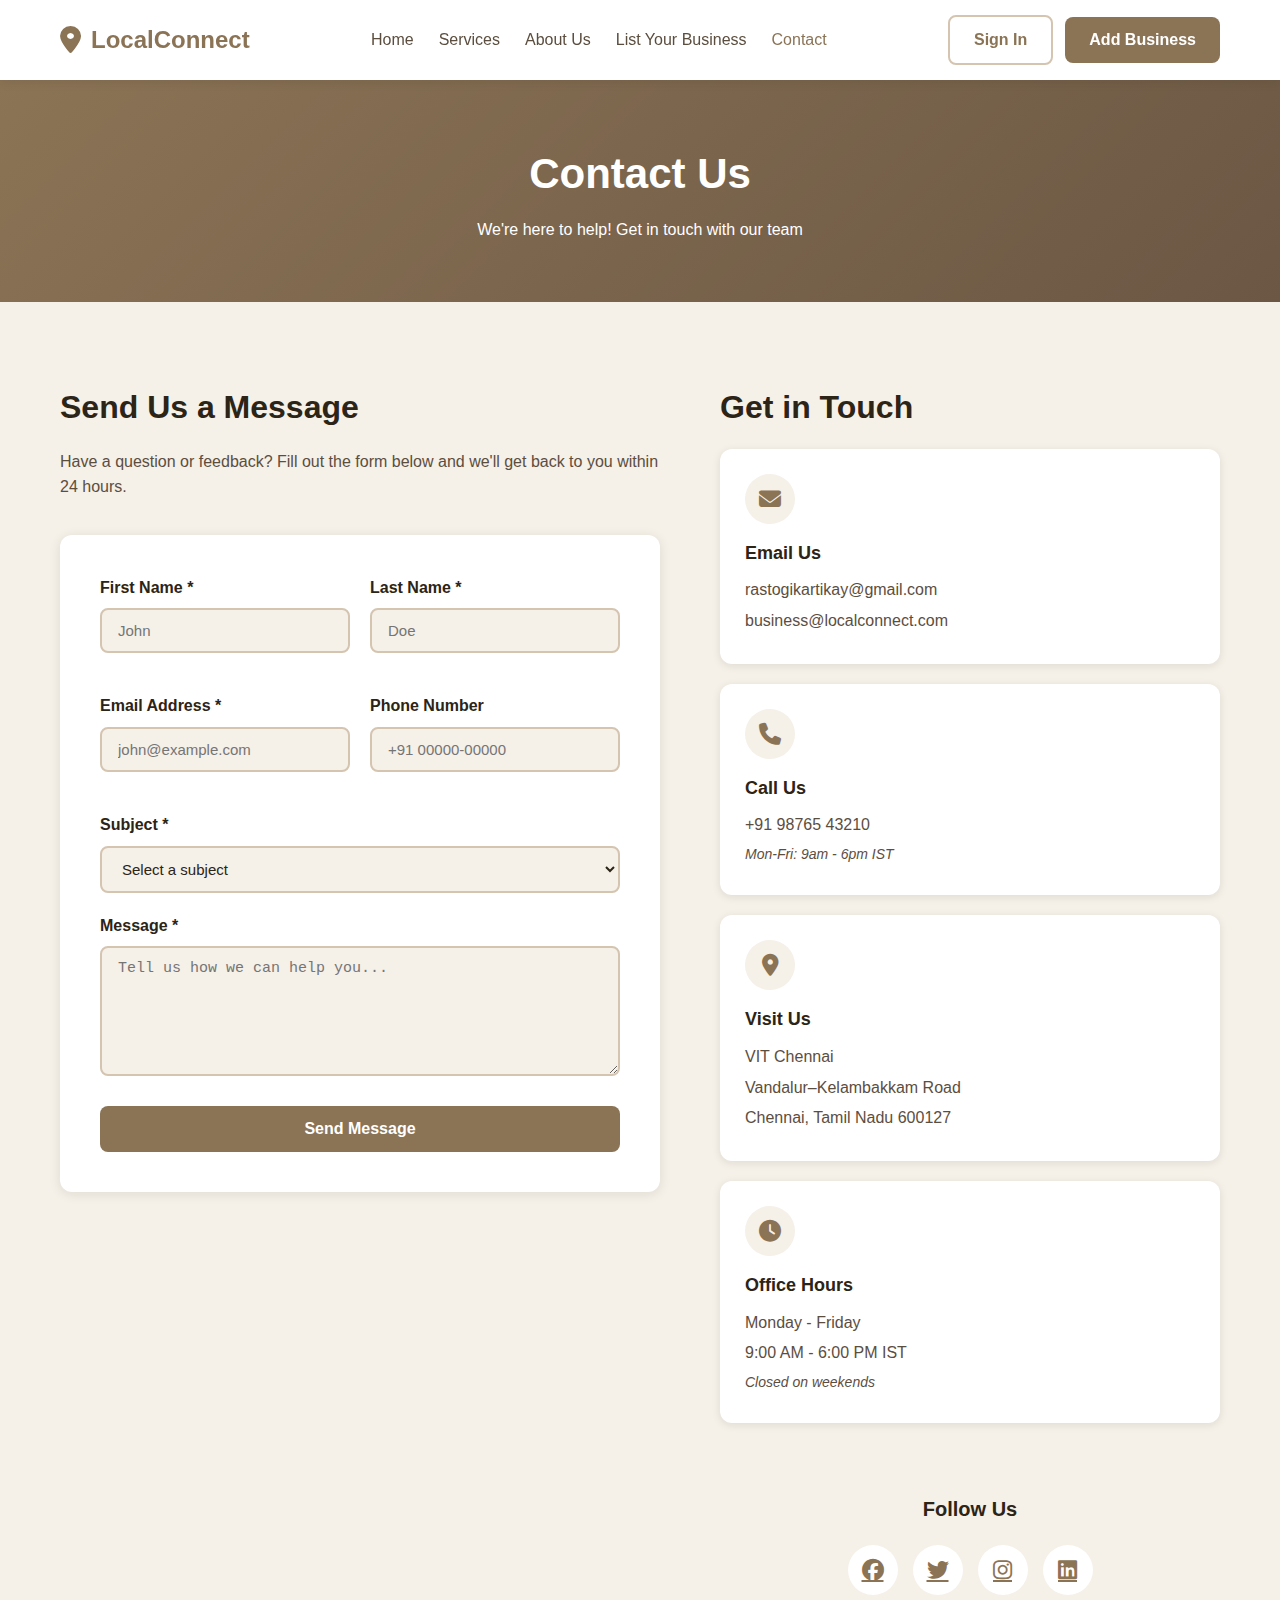
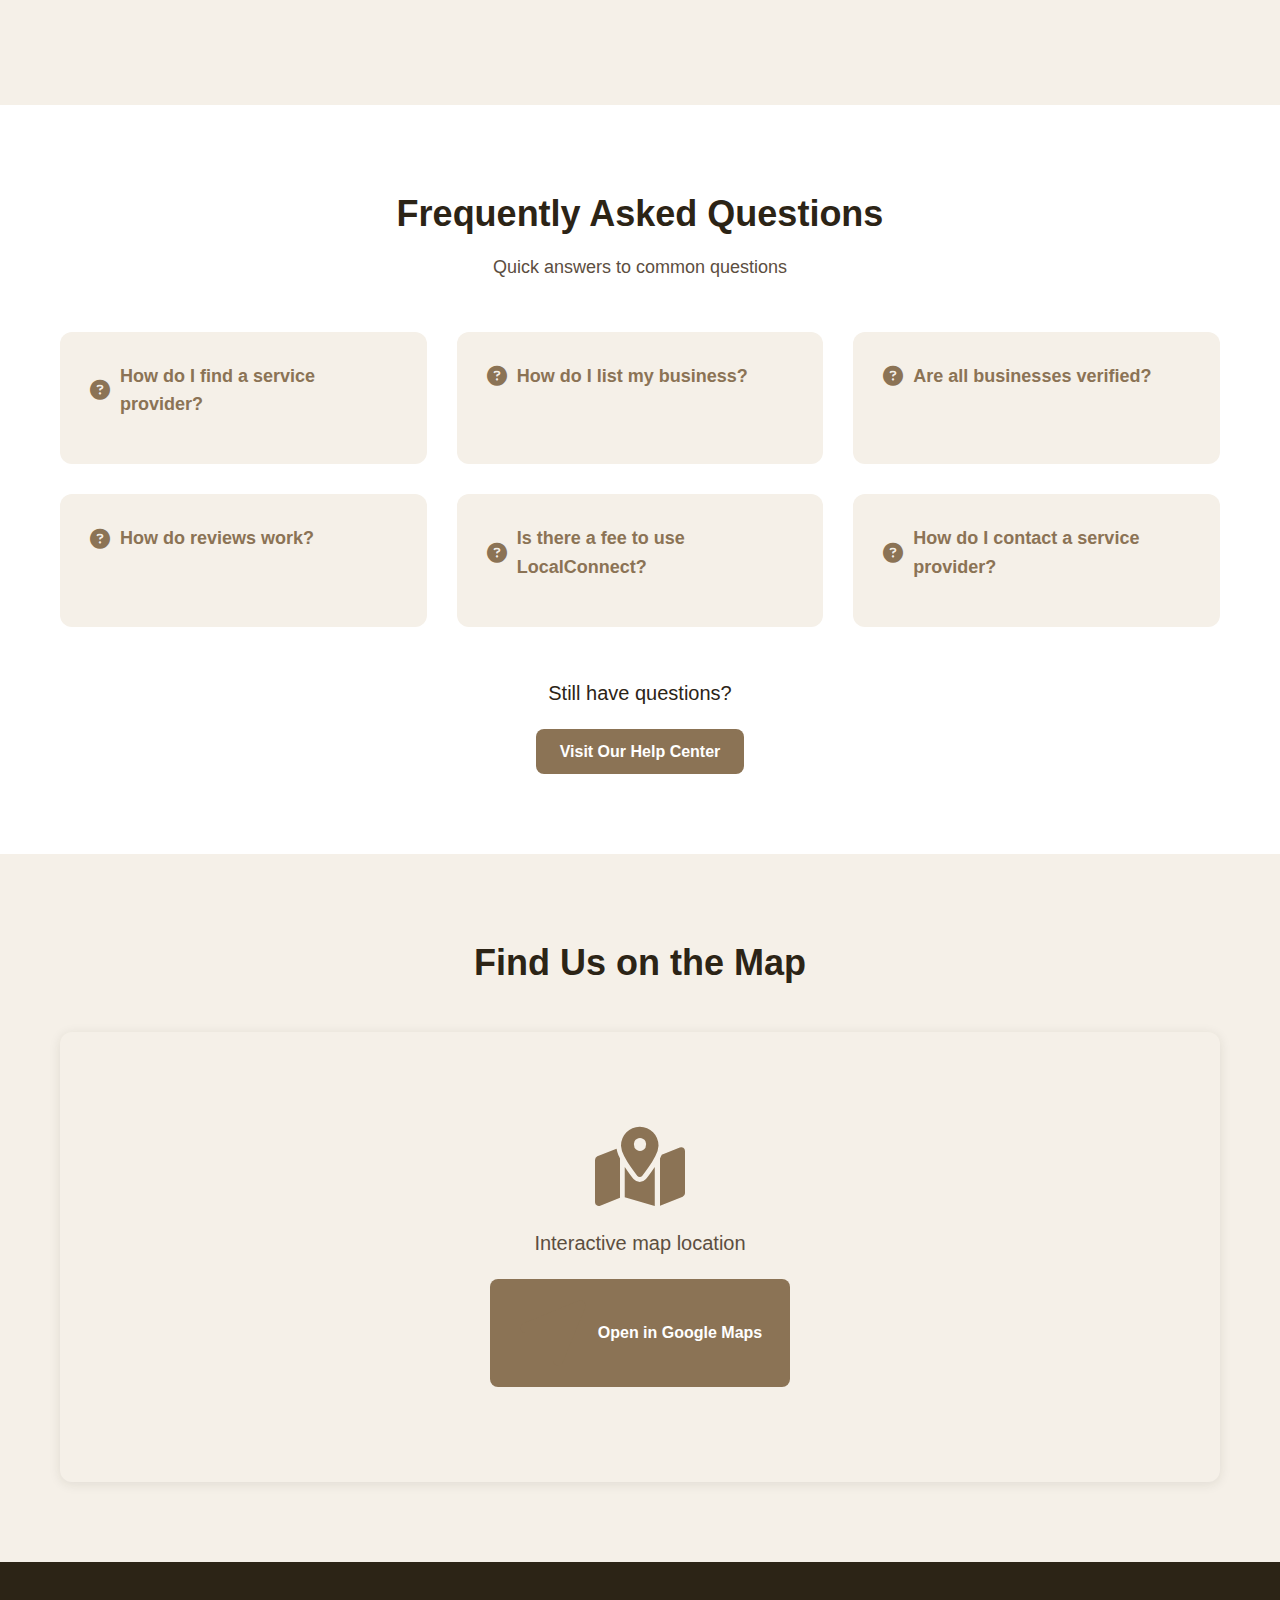
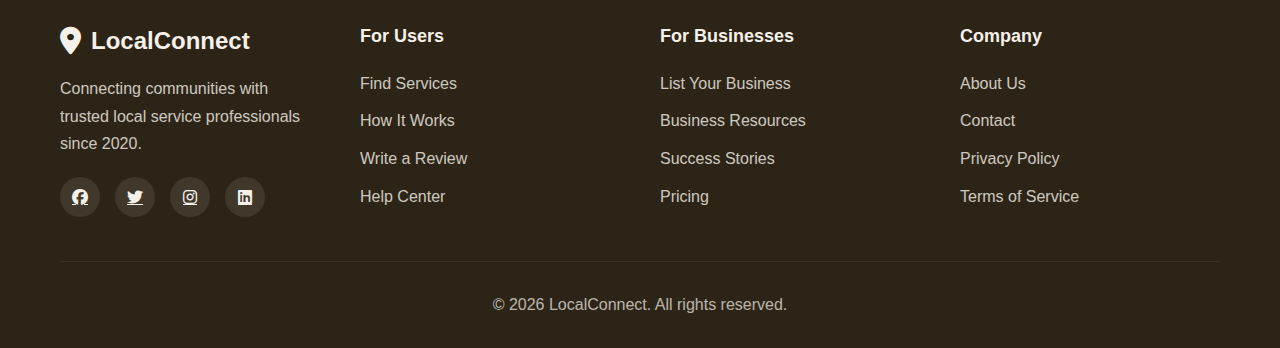
<file: contact.html>
<!DOCTYPE html>
<html lang="en">
<head>
    <meta charset="UTF-8">
    <meta name="viewport" content="width=device-width, initial-scale=1.0">
    <title>Contact Us - LocalConnect</title>
    <link rel="stylesheet" href="styles.css">
    <link rel="stylesheet" href="https://cdnjs.cloudflare.com/ajax/libs/font-awesome/6.4.0/css/all.min.css">
</head>
<body>
    <!-- Navigation Bar -->
    <nav class="navbar">
        <div class="nav-container">
            <a href="index.html" class="logo">
                <i class="fas fa-location-dot"></i>
                <span>LocalConnect</span>
            </a>
            <ul class="nav-menu" id="navMenu">
                <li><a href="index.html">Home</a></li>
                <li><a href="services.html">Services</a></li>
                <li><a href="about.html">About Us</a></li>
                <li><a href="business-listing.html">List Your Business</a></li>
                <li><a href="contact.html" class="active">Contact</a></li>
            </ul>
            <div class="nav-buttons">
                <a href="signin.html" class="btn-secondary">Sign In</a>
                <a href="business-listing.html" class="btn-primary">Add Business</a>
            </div>
        </div>
    </nav>

    <!-- Page Header -->
    <section class="page-header">
        <div class="container">
            <h1>Contact Us</h1>
            <p>We're here to help! Get in touch with our team</p>
        </div>
    </section>

    <!-- Contact Section -->
    <section class="contact-section">
        <div class="container">
            <div class="contact-grid">
                <!-- Contact Form -->
                <div class="contact-form-container">
                    <h2>Send Us a Message</h2>
                    <p class="form-intro">Have a question or feedback? Fill out the form below and we'll get back to you within 24 hours.</p>
                    
                    <div class="contact-form">
                        <div class="form-row">
                            <div class="form-group">
                                <label>First Name *</label>
                                <input type="text" placeholder="John" class="form-input">
                            </div>
                            <div class="form-group">
                                <label>Last Name *</label>
                                <input type="text" placeholder="Doe" class="form-input">
                            </div>
                        </div>

                        <div class="form-row">
                            <div class="form-group">
                                <label>Email Address *</label>
                                <input type="email" placeholder="john@example.com" class="form-input">
                            </div>
                            <div class="form-group">
                                <label>Phone Number</label>
                                <input type="tel" placeholder="+91 00000-00000" class="form-input">
                            </div>
                        </div>

                        <div class="form-group">
                            <label>Subject *</label>
                            <select class="form-input">
                                <option value="">Select a subject</option>
                                <option>General Inquiry</option>
                                <option>Business Listing Question</option>
                                <option>Technical Support</option>
                                <option>Report an Issue</option>
                                <option>Partnership Opportunity</option>
                                <option>Other</option>
                            </select>
                        </div>

                        <div class="form-group">
                            <label>Message *</label>
                            <textarea placeholder="Tell us how we can help you..." class="form-textarea" rows="6"></textarea>
                        </div>

                        <button type="submit" class="btn-submit">Send Message</button>
                    </div>
                </div>

                <!-- Contact Information -->
                <div class="contact-info-container">
                    <h2>Get in Touch</h2>
                    
                    <div class="contact-info-cards">
                        <div class="info-card">
                            <div class="info-icon">
                                <i class="fas fa-envelope"></i>
                            </div>
                            <h3>Email Us</h3>
                            <p>rastogikartikay@gmail.com</p>
                            <p>business@localconnect.com</p>
                        </div>

                        <div class="info-card">
                            <div class="info-icon">
                                <i class="fas fa-phone"></i>
                            </div>
                            <h3>Call Us</h3>
                            <p>+91 98765 43210</p>
                            <p class="info-hours">Mon-Fri: 9am - 6pm IST</p>
                        </div>

                        <div class="info-card">
                            <div class="info-icon">
                                <i class="fas fa-location-dot"></i>
                            </div>
                            <h3>Visit Us</h3>
                            <p>VIT Chennai</p>
                            <p>Vandalur–Kelambakkam Road</p>
                            <p>Chennai, Tamil Nadu 600127</p>
                        </div>

                        <div class="info-card">
                            <div class="info-icon">
                                <i class="fas fa-clock"></i>
                            </div>
                            <h3>Office Hours</h3>
                            <p>Monday - Friday</p>
                            <p>9:00 AM - 6:00 PM IST</p>
                            <p class="info-hours">Closed on weekends</p>
                        </div>
                    </div>

                    <div class="social-section">
                        <h3>Follow Us</h3>
                        <div class="social-links-large">
                            <a href="#" class="social-link">
                                <i class="fab fa-facebook"></i>
                            </a>
                            <a href="#" class="social-link">
                                <i class="fab fa-twitter"></i>
                            </a>
                            <a href="#" class="social-link">
                                <i class="fab fa-instagram"></i>
                            </a>
                            <a href="#" class="social-link">
                                <i class="fab fa-linkedin"></i>
                            </a>
                        </div>
                    </div>
                </div>
            </div>
        </div>
    </section>

    <!-- FAQ Section -->
    <section class="faq-section">
        <div class="container">
            <h2>Frequently Asked Questions</h2>
            <p class="section-subtitle">Quick answers to common questions</p>

            <div class="faq-grid">
                <div class="faq-card">
                    <h3><i class="fas fa-question-circle"></i> How do I find a service provider?</h3>
                    <p>Simply use our search bar on the homepage to enter the service you need and your location. You'll see a list of verified professionals with ratings and reviews.</p>
                </div>

                <div class="faq-card">
                    <h3><i class="fas fa-question-circle"></i> How do I list my business?</h3>
                    <p>Click on "List Your Business" in the navigation menu, fill out the registration form with your business details, and submit for verification. It's completely free to get started!</p>
                </div>

                <div class="faq-card">
                    <h3><i class="fas fa-question-circle"></i> Are all businesses verified?</h3>
                    <p>Yes! We verify all business listings to ensure authenticity. Verified businesses display a blue checkmark badge on their profiles.</p>
                </div>

                <div class="faq-card">
                    <h3><i class="fas fa-question-circle"></i> How do reviews work?</h3>
                    <p>Only customers who have used a service can leave reviews. We verify all reviews to maintain authenticity and help you make informed decisions.</p>
                </div>

                <div class="faq-card">
                    <h3><i class="fas fa-question-circle"></i> Is there a fee to use LocalConnect?</h3>
                    <p>For customers, LocalConnect is completely free to use. Service providers can list their business for free with optional premium plans for enhanced visibility.</p>
                </div>

                <div class="faq-card">
                    <h3><i class="fas fa-question-circle"></i> How do I contact a service provider?</h3>
                    <p>Each business listing has a "Contact" button that reveals their phone number and allows you to send them a message directly through the platform.</p>
                </div>
            </div>

            <div class="faq-cta">
                <p>Still have questions?</p>
                <a href="#" class="btn-primary">Visit Our Help Center</a>
            </div>
        </div>
    </section>

    <!-- Map Section -->
    <section class="map-section">
        <div class="container">
            <h2>Find Us on the Map</h2>
            <div class="map-placeholder">
                <i class="fas fa-map-location-dot"></i>
                <p>Interactive map location</p>
                <button class="btn-map-action">
                    <i class="fas fa-location-arrow"></i> Open in Google Maps
                </button>
            </div>
        </div>
    </section>

    <!-- Footer -->
    <footer class="footer">
        <div class="container">
            <div class="footer-grid">
                <div class="footer-col">
                    <div class="footer-logo">
                        <i class="fas fa-location-dot"></i>
                        <span>LocalConnect</span>
                    </div>
                    <p>Connecting communities with trusted local service professionals since 2020.</p>
                    <div class="social-links">
                        <a href="#"><i class="fab fa-facebook"></i></a>
                        <a href="#"><i class="fab fa-twitter"></i></a>
                        <a href="#"><i class="fab fa-instagram"></i></a>
                        <a href="#"><i class="fab fa-linkedin"></i></a>
                    </div>
                </div>

                <div class="footer-col">
                    <h4>For Users</h4>
                    <ul>
                        <li><a href="services.html">Find Services</a></li>
                        <li><a href="#">How It Works</a></li>
                        <li><a href="#">Write a Review</a></li>
                        <li><a href="#">Help Center</a></li>
                    </ul>
                </div>

                <div class="footer-col">
                    <h4>For Businesses</h4>
                    <ul>
                        <li><a href="business-listing.html">List Your Business</a></li>
                        <li><a href="#">Business Resources</a></li>
                        <li><a href="#">Success Stories</a></li>
                        <li><a href="#">Pricing</a></li>
                    </ul>
                </div>

                <div class="footer-col">
                    <h4>Company</h4>
                    <ul>
                        <li><a href="about.html">About Us</a></li>
                        <li><a href="contact.html">Contact</a></li>
                        <li><a href="privacy-policy.html">Privacy Policy</a></li>
                        <li><a href="terms-of-service.html">Terms of Service</a></li>
                    </ul>
                </div>
            </div>

            <div class="footer-bottom">
                <p>&copy; 2026 LocalConnect. All rights reserved.</p>
            </div>
        </div>
    </footer>

    <style>
        .page-header {
            background: linear-gradient(135deg, var(--dark-stone) 0%, var(--accent-brown) 100%);
            color: var(--white);
            padding: 60px 20px;
            text-align: center;
        }

        .page-header h1 {
            font-size: 42px;
            margin-bottom: 10px;
        }

        .contact-section {
            padding: 80px 20px;
        }

        .contact-grid {
            display: grid;
            grid-template-columns: 1.2fr 1fr;
            gap: 60px;
        }

        .contact-form-container h2,
        .contact-info-container h2 {
            font-size: 32px;
            margin-bottom: 15px;
            color: var(--text-dark);
        }

        .form-intro {
            color: var(--text-light);
            margin-bottom: 35px;
            line-height: 1.6;
        }

        .contact-form {
            background: var(--white);
            padding: 40px;
            border-radius: 12px;
            box-shadow: 0 2px 12px var(--shadow);
        }

        .form-row {
            display: grid;
            grid-template-columns: 1fr 1fr;
            gap: 20px;
            margin-bottom: 20px;
        }

        .form-group {
            display: flex;
            flex-direction: column;
            margin-bottom: 20px;
        }

        .form-group label {
            margin-bottom: 8px;
            font-weight: 600;
            color: var(--text-dark);
        }

        .form-input, .form-textarea {
            padding: 12px 16px;
            border: 2px solid var(--light-stone);
            border-radius: 8px;
            font-size: 15px;
            color: var(--text-dark);
            background: var(--stone-cream);
            outline: none;
            transition: all 0.3s;
        }

        .form-input:focus, .form-textarea:focus {
            border-color: var(--dark-stone);
            background: var(--white);
        }

        .btn-submit {
            width: 100%;
            padding: 14px;
            background: var(--dark-stone);
            color: var(--white);
            border: none;
            border-radius: 8px;
            font-size: 16px;
            font-weight: 600;
            cursor: pointer;
            transition: all 0.3s;
            margin-top: 10px;
        }

        .btn-submit:hover {
            background: var(--accent-brown);
            transform: translateY(-2px);
            box-shadow: 0 4px 12px var(--shadow-hover);
        }

        .contact-info-cards {
            display: grid;
            gap: 20px;
            margin-bottom: 40px;
        }

        .info-card {
            background: var(--white);
            padding: 25px;
            border-radius: 12px;
            box-shadow: 0 2px 8px var(--shadow);
        }

        .info-icon {
            width: 50px;
            height: 50px;
            background: var(--stone-cream);
            border-radius: 50%;
            display: flex;
            align-items: center;
            justify-content: center;
            font-size: 22px;
            color: var(--dark-stone);
            margin-bottom: 15px;
        }

        .info-card h3 {
            font-size: 18px;
            margin-bottom: 10px;
            color: var(--text-dark);
        }

        .info-card p {
            color: var(--text-light);
            margin-bottom: 5px;
        }

        .info-hours {
            font-size: 14px;
            font-style: italic;
        }

        .social-section {
            background: var(--stone-cream);
            padding: 30px;
            border-radius: 12px;
            text-align: center;
        }

        .social-section h3 {
            font-size: 20px;
            margin-bottom: 20px;
            color: var(--text-dark);
        }

        .social-links-large {
            display: flex;
            gap: 15px;
            justify-content: center;
        }

        .social-link {
            width: 50px;
            height: 50px;
            background: var(--white);
            border-radius: 50%;
            display: flex;
            align-items: center;
            justify-content: center;
            color: var(--dark-stone);
            font-size: 22px;
            transition: all 0.3s;
        }

        .social-link:hover {
            background: var(--dark-stone);
            color: var(--white);
            transform: translateY(-5px);
        }

        .faq-section {
            background: var(--white);
            padding: 80px 20px;
        }

        .faq-section h2 {
            text-align: center;
            font-size: 36px;
            margin-bottom: 10px;
        }

        .faq-grid {
            display: grid;
            grid-template-columns: repeat(auto-fit, minmax(350px, 1fr));
            gap: 30px;
            margin: 50px 0;
        }

        .faq-card {
            background: var(--stone-cream);
            padding: 30px;
            border-radius: 12px;
        }

        .faq-card h3 {
            display: flex;
            align-items: center;
            gap: 10px;
            font-size: 18px;
            margin-bottom: 15px;
            color: var(--dark-stone);
        }

        .faq-card h3 i {
            font-size: 20px;
        }

        .faq-card p {
            color: var(--text-light);
            line-height: 1.7;
        }

        .faq-cta {
            text-align: center;
            margin-top: 50px;
        }

        .faq-cta p {
            font-size: 20px;
            margin-bottom: 20px;
            color: var(--text-dark);
        }

        .map-section {
            padding: 80px 20px;
        }

        .map-section h2 {
            text-align: center;
            font-size: 36px;
            margin-bottom: 40px;
        }

        .map-placeholder {
            height: 450px;
            background: var(--stone-cream);
            border-radius: 12px;
            display: flex;
            flex-direction: column;
            align-items: center;
            justify-content: center;
            gap: 20px;
            box-shadow: 0 2px 12px var(--shadow);
        }

        .map-placeholder i {
            font-size: 80px;
            color: var(--dark-stone);
        }

        .map-placeholder p {
            font-size: 20px;
            color: var(--text-light);
        }

        .btn-map-action {
            padding: 14px 28px;
            background: var(--dark-stone);
            color: var(--white);
            border: none;
            border-radius: 8px;
            font-size: 16px;
            font-weight: 600;
            cursor: pointer;
            transition: all 0.3s;
            display: flex;
            align-items: center;
            gap: 10px;
        }

        .btn-map-action:hover {
            background: var(--accent-brown);
            transform: translateY(-2px);
        }

        @media (max-width: 968px) {
            .contact-grid {
                grid-template-columns: 1fr;
            }

            .form-row {
                grid-template-columns: 1fr;
            }

            .faq-grid {
                grid-template-columns: 1fr;
            }
        }
    </style>
    <script src="script-contact.js"></script>

</body><!--this is something-->
</html>
</file>
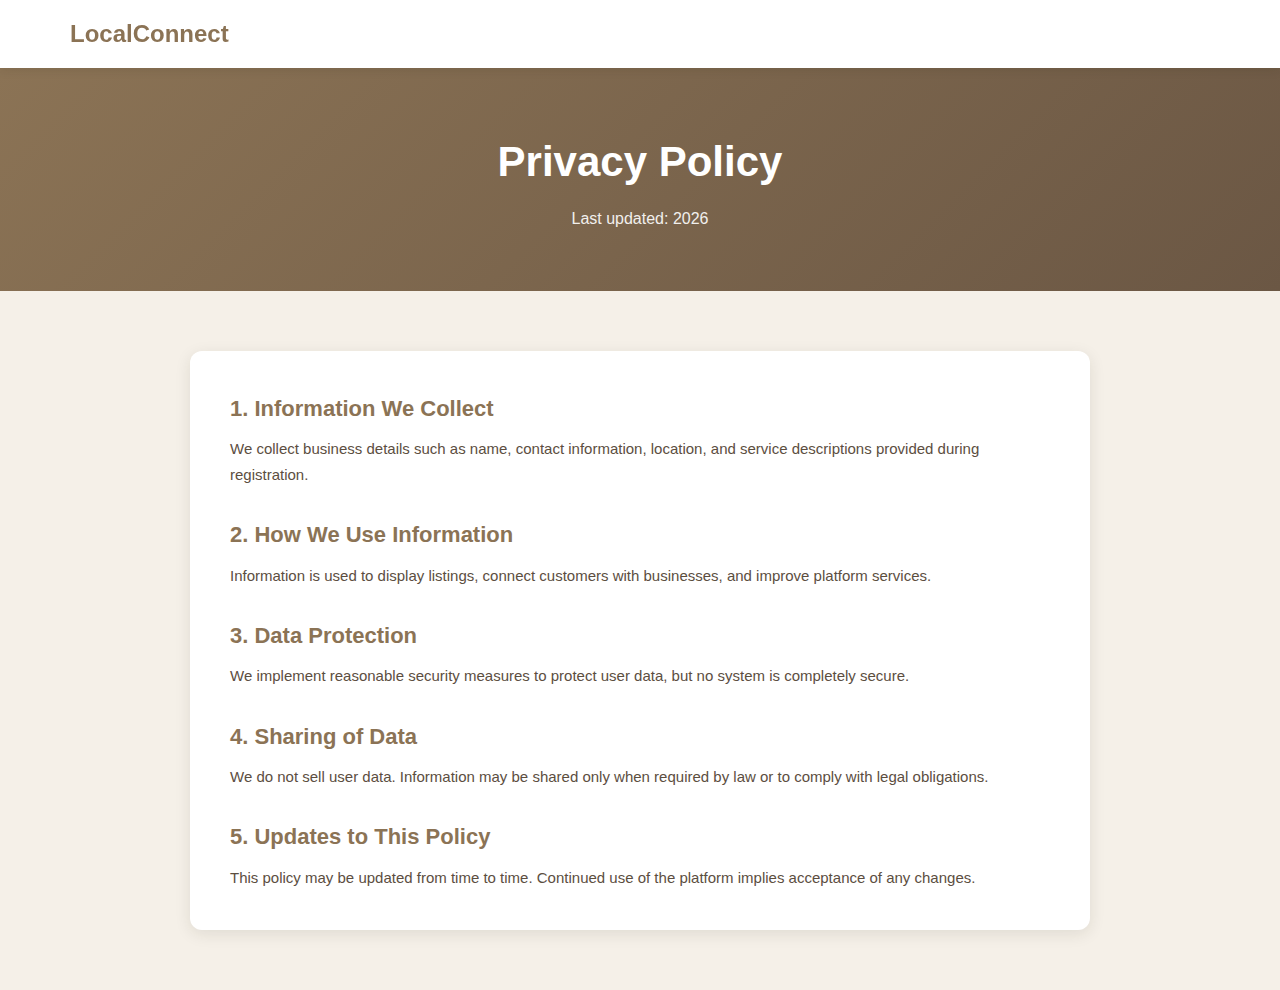
<file: privacy-policy.html>
<!DOCTYPE html>
<html lang="en">
<head>
    <meta charset="UTF-8">
    <title>Privacy Policy – LocalConnect</title>
    <link rel="stylesheet" href="styles.css">
</head>
<body>

<!-- Navbar -->
<nav class="navbar">
    <div class="nav-container">
        <a href="index.html" class="logo">
            <i class="fas fa-location-dot"></i>
            <span>LocalConnect</span>
        </a>
    </div>
</nav><!--this is something-->

<!-- Header -->
<section class="legal-header">
    <h1>Privacy Policy</h1>
    <p>Last updated: 2026</p>
</section>

<!-- Content -->
<section class="legal-content">
    <div class="legal-card">

        <h2>1. Information We Collect</h2>
        <p>
            We collect business details such as name, contact information, location,
            and service descriptions provided during registration.
        </p>

        <h2>2. How We Use Information</h2>
        <p>
            Information is used to display listings, connect customers with businesses,
            and improve platform services.
        </p>

        <h2>3. Data Protection</h2>
        <p>
            We implement reasonable security measures to protect user data,
            but no system is completely secure.
        </p>

        <h2>4. Sharing of Data</h2>
        <p>
            We do not sell user data. Information may be shared only when required by law
            or to comply with legal obligations.
        </p>

        <h2>5. Updates to This Policy</h2>
        <p>
            This policy may be updated from time to time. Continued use of the platform
            implies acceptance of any changes.
        </p>

    </div>
</section>

</body>
</html>
</file>
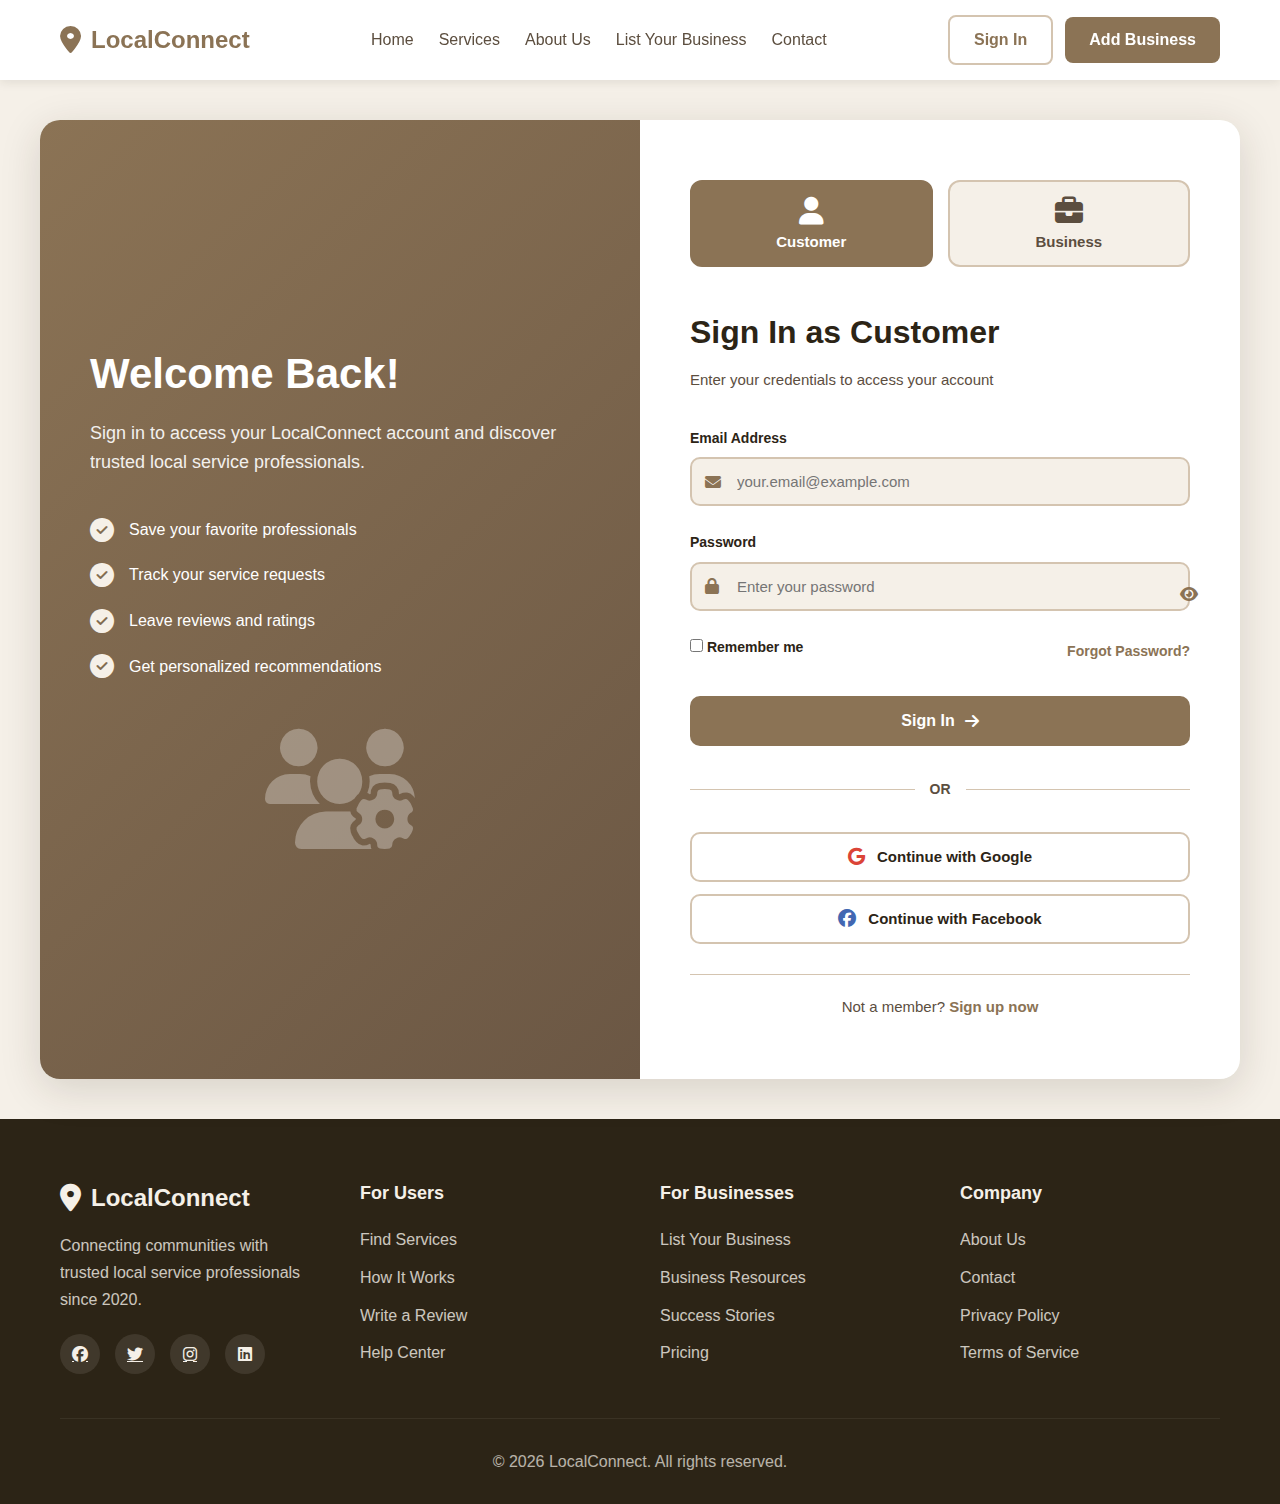
<file: signin.html>
<!DOCTYPE html>
<html lang="en">
<head>
    <meta charset="UTF-8">
    <meta name="viewport" content="width=device-width, initial-scale=1.0">
    <title>Sign In - LocalConnect</title>
    <link rel="stylesheet" href="styles.css">
    <link rel="stylesheet" href="https://cdnjs.cloudflare.com/ajax/libs/font-awesome/6.4.0/css/all.min.css">
</head>
<body>
    <!-- Navigation Bar -->
    <nav class="navbar">
        <div class="nav-container">
            <a href="index.html" class="logo">
                <i class="fas fa-location-dot"></i>
                <span>LocalConnect</span>
            </a>
            <ul class="nav-menu" id="navMenu">
                <li><a href="index.html">Home</a></li>
                <li><a href="services.html">Services</a></li>
                <li><a href="about.html">About Us</a></li>
                <li><a href="business-listing.html">List Your Business</a></li>
                <li><a href="contact.html">Contact</a></li>
            </ul>
            <div class="nav-buttons">
                <a href="signin.html" class="btn-secondary active">Sign In</a>
                <a href="business-listing.html" class="btn-primary">Add Business</a>
            </div>
        </div>
    </nav>

    <!-- Sign In Section -->
    <section class="signin-section">
        <div class="signin-container">
            <!-- Left Side - Welcome Content -->
            <div class="signin-left">
                <div class="welcome-content">
                    <h1>Welcome Back!</h1>
                    <p>Sign in to access your LocalConnect account and discover trusted local service professionals.</p>
                    
                    <div class="benefits-list">
                        <div class="benefit-item">
                            <i class="fas fa-check-circle"></i>
                            <span>Save your favorite professionals</span>
                        </div>
                        <div class="benefit-item">
                            <i class="fas fa-check-circle"></i>
                            <span>Track your service requests</span>
                        </div>
                        <div class="benefit-item">
                            <i class="fas fa-check-circle"></i>
                            <span>Leave reviews and ratings</span>
                        </div>
                        <div class="benefit-item">
                            <i class="fas fa-check-circle"></i>
                            <span>Get personalized recommendations</span>
                        </div>
                    </div>

                    <div class="illustration">
                        <i class="fas fa-users-gear"></i>
                    </div>
                </div>
            </div>

            <!-- Right Side - Sign In Form -->
            <div class="signin-right">
                <div class="signin-form-container">
                    <!-- Account Type Selector -->
                    <div class="account-type-selector">
                        <button class="account-type-btn active" data-type="customer">
                            <i class="fas fa-user"></i>
                            <span>Customer</span>
                        </button>
                        <button class="account-type-btn" data-type="business">
                            <i class="fas fa-briefcase"></i>
                            <span>Business</span>
                        </button>
                    </div>

                    <div class="form-header">
                        <h2 id="formTitle">Sign In as Customer</h2>
                        <p>Enter your credentials to access your account</p>
                    </div>

                    <form class="signin-form" id="signinForm">
                        <div class="form-group">
                            <label for="email">Email Address</label>
                            <div class="input-with-icon">
                                <i class="fas fa-envelope"></i>
                                <input type="email" id="email" placeholder="your.email@example.com" required>
                            </div>
                        </div>

                        <div class="form-group">
                            <label for="password">Password</label>
                            <div class="input-with-icon">
                                <i class="fas fa-lock"></i>
                                <input type="password" id="password" placeholder="Enter your password" required>
                                <button type="button" class="toggle-password" id="togglePassword">
                                    <i class="fas fa-eye"></i>
                                </button>
                            </div>
                        </div>

                        <div class="form-options">
                            <label class="remember-me">
                                <input type="checkbox" id="rememberMe">
                                <span>Remember me</span>
                            </label>
                            <a href="#" class="forgot-password" id="forgotPassword">Forgot Password?</a>
                        </div>

                        <button type="submit" class="btn-signin">
                            <span>Sign In</span>
                            <i class="fas fa-arrow-right"></i>
                        </button>
                    </form>

                    <div class="divider">
                        <span>OR</span>
                    </div>

                    <div class="social-signin">
                        <button class="social-btn google-btn">
                            <i class="fab fa-google"></i>
                            <span>Continue with Google</span>
                        </button>
                        <button class="social-btn facebook-btn">
                            <i class="fab fa-facebook"></i>
                            <span>Continue with Facebook</span>
                        </button>
                    </div>

                    <div class="signup-prompt">
                        <p>Not a member? <a href="signup.html" id="signupLink">Sign up now</a></p>
                    </div>
                </div>
            </div>
        </div>
    </section>

    <!-- Footer -->
    <footer class="footer">
        <div class="container">
            <div class="footer-grid">
                <div class="footer-col">
                    <div class="footer-logo">
                        <i class="fas fa-location-dot"></i>
                        <span>LocalConnect</span>
                    </div>
                    <p>Connecting communities with trusted local service professionals since 2020.</p>
                    <div class="social-links">
                        <a href="#"><i class="fab fa-facebook"></i></a>
                        <a href="#"><i class="fab fa-twitter"></i></a>
                        <a href="#"><i class="fab fa-instagram"></i></a>
                        <a href="#"><i class="fab fa-linkedin"></i></a>
                    </div>
                </div>

                <div class="footer-col">
                    <h4>For Users</h4>
                    <ul>
                        <li><a href="services.html">Find Services</a></li>
                        <li><a href="#">How It Works</a></li>
                        <li><a href="#">Write a Review</a></li>
                        <li><a href="#">Help Center</a></li>
                    </ul>
                </div>

                <div class="footer-col">
                    <h4>For Businesses</h4>
                    <ul>
                        <li><a href="business-listing.html">List Your Business</a></li>
                        <li><a href="#">Business Resources</a></li>
                        <li><a href="#">Success Stories</a></li>
                        <li><a href="#">Pricing</a></li>
                    </ul>
                </div>

                <div class="footer-col">
                    <h4>Company</h4>
                    <ul>
                        <li><a href="about.html">About Us</a></li>
                        <li><a href="contact.html">Contact</a></li>
                        <li><a href="privacy-policy.html">Privacy Policy</a></li>
                        <li><a href="terms-of-service.html">Terms of Service</a></li>
                    </ul>
                </div>
            </div>

            <div class="footer-bottom">
                <p>&copy; 2026 LocalConnect. All rights reserved.</p>
            </div>
        </div>
    </footer>

    <style>
        .signin-section {
            min-height: calc(100vh - 80px);
            background: var(--stone-cream);
            padding: 40px 20px;
            display: flex;
            align-items: center;
            justify-content: center;
        }

        .signin-container {
            max-width: 1200px;
            width: 100%;
            display: grid;
            grid-template-columns: 1fr 1fr;
            background: var(--white);
            border-radius: 20px;
            overflow: hidden;
            box-shadow: 0 10px 40px var(--shadow-hover);
        }

        .signin-left {
            background: linear-gradient(135deg, var(--dark-stone) 0%, var(--accent-brown) 100%);
            color: var(--white);
            padding: 60px 50px;
            display: flex;
            align-items: center;
        }

        .welcome-content h1 {
            font-size: 42px;
            margin-bottom: 20px;
            line-height: 1.2;
        }

        .welcome-content > p {
            font-size: 18px;
            opacity: 0.9;
            margin-bottom: 40px;
            line-height: 1.6;
        }

        .benefits-list {
            margin-bottom: 50px;
        }

        .benefit-item {
            display: flex;
            align-items: center;
            gap: 15px;
            margin-bottom: 20px;
            font-size: 16px;
        }

        .benefit-item i {
            font-size: 24px;
            color: var(--stone-cream);
        }

        .illustration {
            text-align: center;
            margin-top: 40px;
        }

        .illustration i {
            font-size: 120px;
            opacity: 0.3;
        }

        .signin-right {
            padding: 60px 50px;
            display: flex;
            align-items: center;
        }

        .signin-form-container {
            width: 100%;
        }

        .account-type-selector {
            display: grid;
            grid-template-columns: 1fr 1fr;
            gap: 15px;
            margin-bottom: 40px;
        }

        .account-type-btn {
            padding: 15px 20px;
            background: var(--stone-cream);
            border: 2px solid var(--light-stone);
            border-radius: 12px;
            display: flex;
            flex-direction: column;
            align-items: center;
            gap: 8px;
            cursor: pointer;
            transition: all 0.3s;
            color: var(--text-light);
        }

        .account-type-btn i {
            font-size: 28px;
        }

        .account-type-btn span {
            font-weight: 600;
            font-size: 15px;
        }

        .account-type-btn:hover {
            background: var(--light-stone);
            transform: translateY(-3px);
        }

        .account-type-btn.active {
            background: var(--dark-stone);
            color: var(--white);
            border-color: var(--dark-stone);
        }

        .form-header {
            margin-bottom: 35px;
        }

        .form-header h2 {
            font-size: 32px;
            color: var(--text-dark);
            margin-bottom: 10px;
        }

        .form-header p {
            color: var(--text-light);
            font-size: 15px;
        }

        .signin-form .form-group {
            margin-bottom: 25px;
        }

        .signin-form label {
            display: block;
            margin-bottom: 8px;
            font-weight: 600;
            color: var(--text-dark);
            font-size: 14px;
        }

        .input-with-icon {
            position: relative;
            display: flex;
            align-items: center;
        }

        .input-with-icon i {
            position: absolute;
            left: 15px;
            color: var(--dark-stone);
            font-size: 16px;
        }

        .input-with-icon input {
            width: 100%;
            padding: 14px 45px;
            border: 2px solid var(--light-stone);
            border-radius: 10px;
            font-size: 15px;
            background: var(--stone-cream);
            color: var(--text-dark);
            transition: all 0.3s;
            outline: none;
        }

        .input-with-icon input:focus {
            border-color: var(--dark-stone);
            background: var(--white);
        }

        .toggle-password {
            position: absolute;
            right: 15px;
            background: none;
            border: none;
            color: var(--text-light);
            cursor: pointer;
            padding: 5px;
            transition: color 0.3s;
        }

        .toggle-password:hover {
            color: var(--dark-stone);
        }

        .form-options {
            display: flex;
            justify-content: space-between;
            align-items: center;
            margin-bottom: 30px;
        }

        .remember-me {
            display: flex;
            align-items: center;
            gap: 8px;
            cursor: pointer;
            color: var(--text-light);
            font-size: 14px;
        }

        .remember-me input {
            cursor: pointer;
        }

        .forgot-password {
            color: var(--dark-stone);
            text-decoration: none;
            font-weight: 600;
            font-size: 14px;
            transition: color 0.3s;
        }

        .forgot-password:hover {
            color: var(--accent-brown);
        }

        .btn-signin {
            width: 100%;
            padding: 16px;
            background: var(--dark-stone);
            color: var(--white);
            border: none;
            border-radius: 10px;
            font-size: 16px;
            font-weight: 600;
            cursor: pointer;
            display: flex;
            align-items: center;
            justify-content: center;
            gap: 10px;
            transition: all 0.3s;
        }

        .btn-signin:hover {
            background: var(--accent-brown);
            transform: translateY(-2px);
            box-shadow: 0 6px 20px var(--shadow-hover);
        }

        .btn-signin i {
            transition: transform 0.3s;
        }

        .btn-signin:hover i {
            transform: translateX(5px);
        }

        .divider {
            text-align: center;
            margin: 30px 0;
            position: relative;
        }

        .divider::before {
            content: '';
            position: absolute;
            left: 0;
            top: 50%;
            width: 100%;
            height: 1px;
            background: var(--light-stone);
        }

        .divider span {
            position: relative;
            background: var(--white);
            padding: 0 15px;
            color: var(--text-light);
            font-size: 14px;
            font-weight: 600;
        }

        .social-signin {
            display: flex;
            flex-direction: column;
            gap: 12px;
            margin-bottom: 30px;
        }

        .social-btn {
            width: 100%;
            padding: 14px;
            border: 2px solid var(--light-stone);
            border-radius: 10px;
            background: var(--white);
            color: var(--text-dark);
            font-weight: 600;
            font-size: 15px;
            cursor: pointer;
            display: flex;
            align-items: center;
            justify-content: center;
            gap: 12px;
            transition: all 0.3s;
        }

        .social-btn:hover {
            background: var(--stone-cream);
            transform: translateY(-2px);
        }

        .google-btn i {
            color: #DB4437;
            font-size: 18px;
        }

        .facebook-btn i {
            color: #4267B2;
            font-size: 18px;
        }

        .signup-prompt {
            text-align: center;
            padding-top: 20px;
            border-top: 1px solid var(--light-stone);
        }

        .signup-prompt p {
            color: var(--text-light);
            font-size: 15px;
        }

        .signup-prompt a {
            color: var(--dark-stone);
            font-weight: 700;
            text-decoration: none;
            transition: color 0.3s;
        }

        .signup-prompt a:hover {
            color: var(--accent-brown);
        }

        @media (max-width: 968px) {
            .signin-container {
                grid-template-columns: 1fr;
            }

            .signin-left {
                padding: 40px 30px;
            }

            .welcome-content h1 {
                font-size: 32px;
            }

            .illustration {
                display: none;
            }

            .signin-right {
                padding: 40px 30px;
            }
        }

        @media (max-width: 480px) {
            .account-type-selector {
                grid-template-columns: 1fr;
            }

            .signin-left, .signin-right {
                padding: 30px 20px;
            }

            .form-header h2 {
                font-size: 26px;
            }
        }
    </style>

    <script>
        // Account Type Switcher
        const accountTypeBtns = document.querySelectorAll('.account-type-btn');
        const formTitle = document.getElementById('formTitle');
        let currentAccountType = 'customer';

        accountTypeBtns.forEach(btn => {
            btn.addEventListener('click', function() {
                accountTypeBtns.forEach(b => b.classList.remove('active'));
                this.classList.add('active');
                
                currentAccountType = this.getAttribute('data-type');
                
                if (currentAccountType === 'customer') {
                    formTitle.textContent = 'Sign In as Customer';
                } else {
                    formTitle.textContent = 'Sign In as Business';
                }

                // Add animation
                formTitle.style.animation = 'fadeIn 0.3s ease';
                setTimeout(() => {
                    formTitle.style.animation = '';
                }, 300);
            });
        });

        // Password Toggle
        const togglePassword = document.getElementById('togglePassword');
        const passwordInput = document.getElementById('password');

        togglePassword.addEventListener('click', function() {
            const type = passwordInput.getAttribute('type') === 'password' ? 'text' : 'password';
            passwordInput.setAttribute('type', type);
            
            const icon = this.querySelector('i');
            if (type === 'text') {
                icon.classList.remove('fa-eye');
                icon.classList.add('fa-eye-slash');
            } else {
                icon.classList.remove('fa-eye-slash');
                icon.classList.add('fa-eye');
            }
        });

        // Form Submission
        const signinForm = document.getElementById('signinForm');
        signinForm.addEventListener('submit', function(e) {
            e.preventDefault();
            
            const email = document.getElementById('email').value;
            const password = document.getElementById('password').value;
            const rememberMe = document.getElementById('rememberMe').checked;

            // Show loading state
            const submitBtn = this.querySelector('.btn-signin');
            const originalText = submitBtn.innerHTML;
            submitBtn.innerHTML = '<i class="fas fa-spinner fa-spin"></i> Signing In...';
            submitBtn.disabled = true;

            // Simulate API call
            setTimeout(() => {
                alert(`Sign In Successful!\n\nAccount Type: ${currentAccountType}\nEmail: ${email}\nRemember Me: ${rememberMe}\n\nWelcome to LocalConnect!`);
                
                submitBtn.innerHTML = originalText;
                submitBtn.disabled = false;
                
                // Redirect based on account type
                if (currentAccountType === 'business') {
                    window.location.href = 'business-listing.html';
                } else {
                    window.location.href = 'index.html';
                }
            }, 1500);
        });

        // Forgot Password
        const forgotPassword = document.getElementById('forgotPassword');
        forgotPassword.addEventListener('click', function(e) {
            e.preventDefault();
            const email = prompt('Enter your email address to reset password:');
            if (email) {
                alert(`Password reset link has been sent to:\n${email}\n\nPlease check your inbox.`);
            }
        });

        // Social Sign In
        const socialBtns = document.querySelectorAll('.social-btn');
        socialBtns.forEach(btn => {
            btn.addEventListener('click', function() {
                const provider = this.classList.contains('google-btn') ? 'Google' : 'Facebook';
                alert(`${provider} sign-in coming soon!\n\nYou will be redirected to ${provider} for authentication.`);
            });
        });

        // Sign Up Link
        const signupLink = document.getElementById('signupLink');
        signupLink.addEventListener('click', function(e) {
            e.preventDefault();
            // Redirect to signup page (you'll need to create this)
            alert('Sign Up page coming soon!\n\nYou can create an account as a Customer or Business.');
            window.location.href = 'signup.html';
        });

        // Add fade in animation
        const style = document.createElement('style');
        style.textContent = `
            @keyframes fadeIn {
                from {
                    opacity: 0;
                    transform: translateY(-10px);
                }
                to {
                    opacity: 1;
                    transform: translateY(0);
                }
            }
        `;
        document.head.appendChild(style);
    </script>
</body>
</html>
</file>
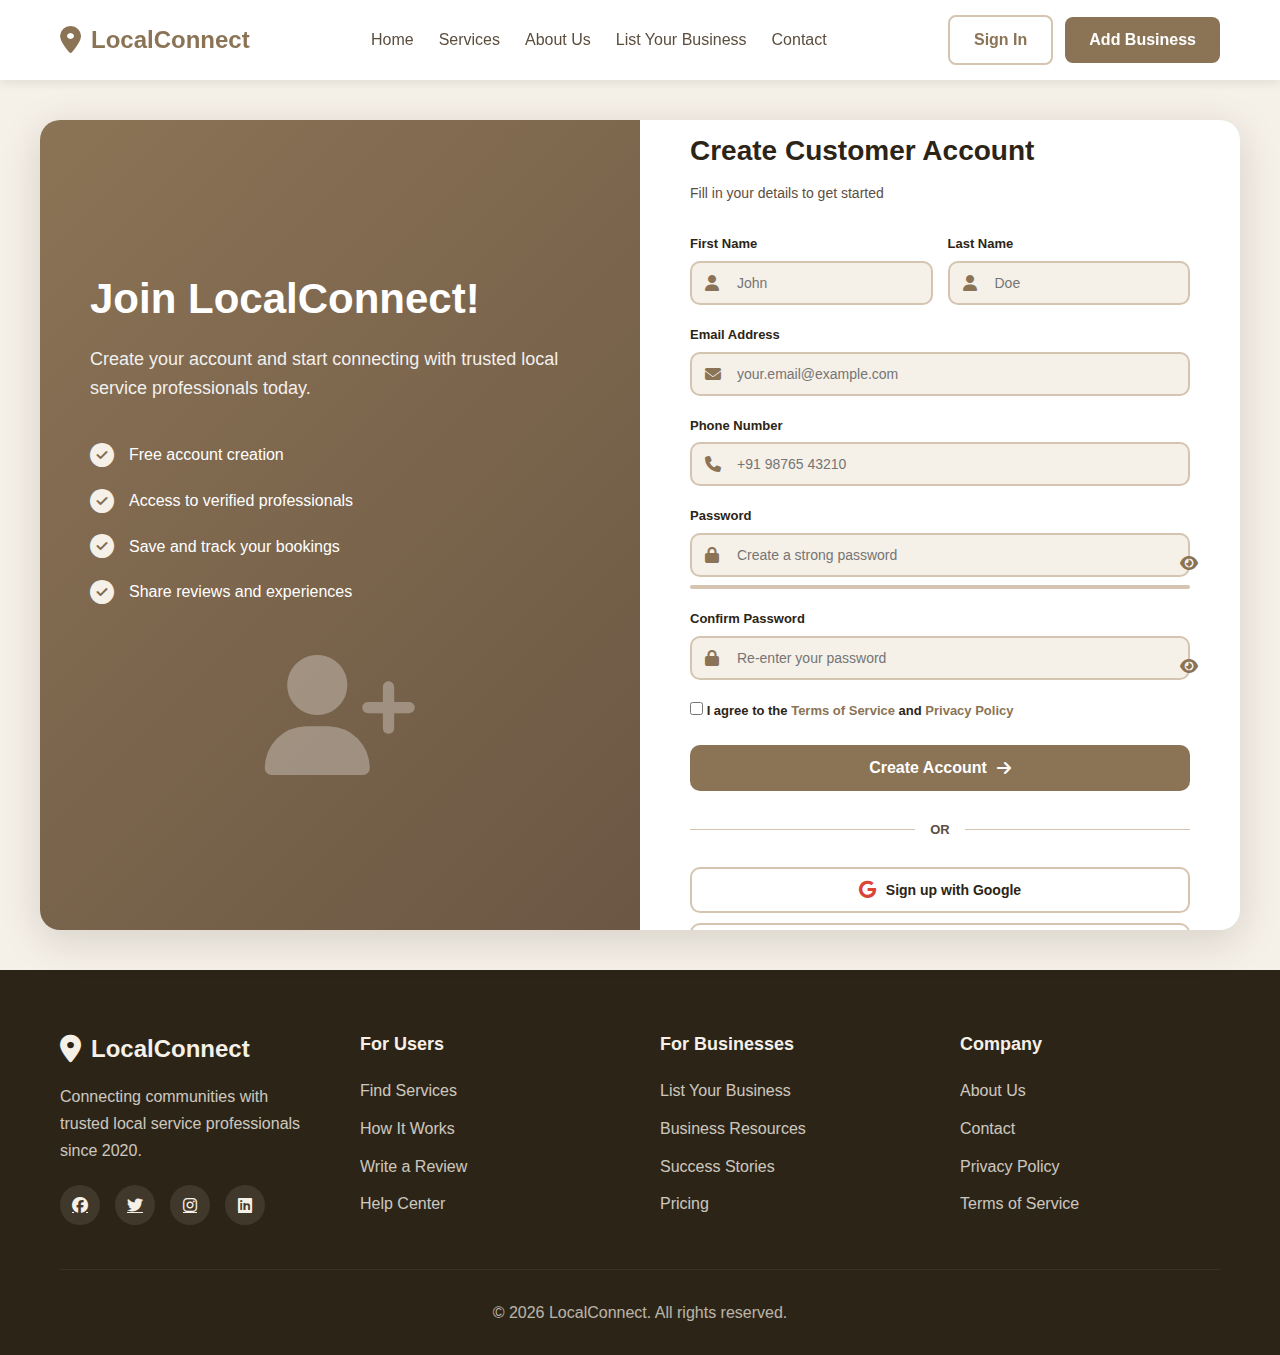
<file: signup.html>
<!DOCTYPE html>
<html lang="en">
<head>
    <meta charset="UTF-8">
    <meta name="viewport" content="width=device-width, initial-scale=1.0">
    <title>Sign Up - LocalConnect</title>
    <link rel="stylesheet" href="styles.css">
    <link rel="stylesheet" href="https://cdnjs.cloudflare.com/ajax/libs/font-awesome/6.4.0/css/all.min.css">
</head>
<body>
    <!-- Navigation Bar -->
    <nav class="navbar">
        <div class="nav-container">
            <a href="index.html" class="logo">
                <i class="fas fa-location-dot"></i>
                <span>LocalConnect</span>
            </a>
            <ul class="nav-menu" id="navMenu">
                <li><a href="index.html">Home</a></li>
                <li><a href="services.html">Services</a></li>
                <li><a href="about.html">About Us</a></li>
                <li><a href="business-listing.html">List Your Business</a></li>
                <li><a href="contact.html">Contact</a></li>
            </ul>
            <div class="nav-buttons">
                <a href="signin.html" class="btn-secondary">Sign In</a>
                <a href="business-listing.html" class="btn-primary">Add Business</a>
            </div>
        </div>
    </nav>

    <!-- Sign Up Section -->
    <section class="signin-section">
        <div class="signin-container">
            <!-- Left Side - Welcome Content -->
            <div class="signin-left">
                <div class="welcome-content">
                    <h1>Join LocalConnect!</h1>
                    <p>Create your account and start connecting with trusted local service professionals today.</p>
                    
                    <div class="benefits-list">
                        <div class="benefit-item">
                            <i class="fas fa-check-circle"></i>
                            <span>Free account creation</span>
                        </div>
                        <div class="benefit-item">
                            <i class="fas fa-check-circle"></i>
                            <span>Access to verified professionals</span>
                        </div>
                        <div class="benefit-item">
                            <i class="fas fa-check-circle"></i>
                            <span>Save and track your bookings</span>
                        </div>
                        <div class="benefit-item">
                            <i class="fas fa-check-circle"></i>
                            <span>Share reviews and experiences</span>
                        </div>
                    </div>

                    <div class="illustration">
                        <i class="fas fa-user-plus"></i>
                    </div>
                </div>
            </div>

            <!-- Right Side - Sign Up Form -->
            <div class="signin-right">
                <div class="signin-form-container">
                    <!-- Account Type Selector -->
                    <div class="account-type-selector">
                        <button class="account-type-btn active" data-type="customer">
                            <i class="fas fa-user"></i>
                            <span>Customer</span>
                        </button>
                        <button class="account-type-btn" data-type="business">
                            <i class="fas fa-briefcase"></i>
                            <span>Business</span>
                        </button>
                    </div>

                    <div class="form-header">
                        <h2 id="formTitle">Create Customer Account</h2>
                        <p>Fill in your details to get started</p>
                    </div>

                    <form class="signin-form" id="signupForm">
                        <div class="form-row-2col">
                            <div class="form-group">
                                <label for="firstName">First Name</label>
                                <div class="input-with-icon">
                                    <i class="fas fa-user"></i>
                                    <input type="text" id="firstName" placeholder="John" required>
                                </div>
                            </div>

                            <div class="form-group">
                                <label for="lastName">Last Name</label>
                                <div class="input-with-icon">
                                    <i class="fas fa-user"></i>
                                    <input type="text" id="lastName" placeholder="Doe" required>
                                </div>
                            </div>
                        </div>

                        <div class="form-group">
                            <label for="email">Email Address</label>
                            <div class="input-with-icon">
                                <i class="fas fa-envelope"></i>
                                <input type="email" id="email" placeholder="your.email@example.com" required>
                            </div>
                        </div>

                        <div class="form-group">
                            <label for="phone">Phone Number</label>
                            <div class="input-with-icon">
                                <i class="fas fa-phone"></i>
                                <input type="tel" id="phone" placeholder="+91 98765 43210" required>
                            </div>
                        </div>

                        <div class="form-group">
                            <label for="password">Password</label>
                            <div class="input-with-icon">
                                <i class="fas fa-lock"></i>
                                <input type="password" id="password" placeholder="Create a strong password" required>
                                <button type="button" class="toggle-password" id="togglePassword">
                                    <i class="fas fa-eye"></i>
                                </button>
                            </div>
                            <div class="password-strength" id="passwordStrength">
                                <div class="strength-bar"></div>
                                <span class="strength-text"></span>
                            </div>
                        </div>

                        <div class="form-group">
                            <label for="confirmPassword">Confirm Password</label>
                            <div class="input-with-icon">
                                <i class="fas fa-lock"></i>
                                <input type="password" id="confirmPassword" placeholder="Re-enter your password" required>
                                <button type="button" class="toggle-password" id="toggleConfirmPassword">
                                    <i class="fas fa-eye"></i>
                                </button>
                            </div>
                        </div>

                        <div class="form-options">
                            <label class="remember-me">
                                <input type="checkbox" id="agreeTerms" required>
                                <span>I agree to the <a href="#" id="termsLink">Terms of Service</a> and <a href="#" id="privacyLink">Privacy Policy</a></span>
                            </label>
                        </div>

                        <button type="submit" class="btn-signin">
                            <span>Create Account</span>
                            <i class="fas fa-arrow-right"></i>
                        </button>
                    </form>

                    <div class="divider">
                        <span>OR</span>
                    </div>

                    <div class="social-signin">
                        <button class="social-btn google-btn">
                            <i class="fab fa-google"></i>
                            <span>Sign up with Google</span>
                        </button>
                        <button class="social-btn facebook-btn">
                            <i class="fab fa-facebook"></i>
                            <span>Sign up with Facebook</span>
                        </button>
                    </div>

                    <div class="signup-prompt">
                        <p>Already have an account? <a href="signin.html" id="signinLink">Sign in here</a></p>
                    </div>
                </div>
            </div>
        </div>
    </section>

    <!-- Footer -->
    <footer class="footer">
        <div class="container">
            <div class="footer-grid">
                <div class="footer-col">
                    <div class="footer-logo">
                        <i class="fas fa-location-dot"></i>
                        <span>LocalConnect</span>
                    </div>
                    <p>Connecting communities with trusted local service professionals since 2020.</p>
                    <div class="social-links">
                        <a href="#"><i class="fab fa-facebook"></i></a>
                        <a href="#"><i class="fab fa-twitter"></i></a>
                        <a href="#"><i class="fab fa-instagram"></i></a>
                        <a href="#"><i class="fab fa-linkedin"></i></a>
                    </div>
                </div>

                <div class="footer-col">
                    <h4>For Users</h4>
                    <ul>
                        <li><a href="services.html">Find Services</a></li>
                        <li><a href="#">How It Works</a></li>
                        <li><a href="#">Write a Review</a></li>
                        <li><a href="#">Help Center</a></li>
                    </ul>
                </div>

                <div class="footer-col">
                    <h4>For Businesses</h4>
                    <ul>
                        <li><a href="business-listing.html">List Your Business</a></li>
                        <li><a href="#">Business Resources</a></li>
                        <li><a href="#">Success Stories</a></li>
                        <li><a href="#">Pricing</a></li>
                    </ul>
                </div>

                <div class="footer-col">
                    <h4>Company</h4>
                    <ul>
                        <li><a href="about.html">About Us</a></li>
                        <li><a href="contact.html">Contact</a></li>
                        <li><a href="privacy-policy.html">Privacy Policy</a></li>
                        <li><a href="terms-of-service.html">Terms of Service</a></li>
                    </ul>
                </div>
            </div>

            <div class="footer-bottom">
                <p>&copy; 2026 LocalConnect. All rights reserved.</p>
            </div>
        </div>
    </footer>

    <style>
        .signin-section {
            min-height: calc(100vh - 80px);
            background: var(--stone-cream);
            padding: 40px 20px;
            display: flex;
            align-items: center;
            justify-content: center;
        }

        .signin-container {
            max-width: 1200px;
            width: 100%;
            display: grid;
            grid-template-columns: 1fr 1fr;
            background: var(--white);
            border-radius: 20px;
            overflow: hidden;
            box-shadow: 0 10px 40px var(--shadow-hover);
        }

        .signin-left {
            background: linear-gradient(135deg, var(--dark-stone) 0%, var(--accent-brown) 100%);
            color: var(--white);
            padding: 60px 50px;
            display: flex;
            align-items: center;
        }

        .welcome-content h1 {
            font-size: 42px;
            margin-bottom: 20px;
            line-height: 1.2;
        }

        .welcome-content > p {
            font-size: 18px;
            opacity: 0.9;
            margin-bottom: 40px;
            line-height: 1.6;
        }

        .benefits-list {
            margin-bottom: 50px;
        }

        .benefit-item {
            display: flex;
            align-items: center;
            gap: 15px;
            margin-bottom: 20px;
            font-size: 16px;
        }

        .benefit-item i {
            font-size: 24px;
            color: var(--stone-cream);
        }

        .illustration {
            text-align: center;
            margin-top: 40px;
        }

        .illustration i {
            font-size: 120px;
            opacity: 0.3;
        }

        .signin-right {
            padding: 60px 50px;
            display: flex;
            align-items: center;
            max-height: 90vh;
            overflow-y: auto;
        }

        .signin-form-container {
            width: 100%;
        }

        .account-type-selector {
            display: grid;
            grid-template-columns: 1fr 1fr;
            gap: 15px;
            margin-bottom: 30px;
        }

        .account-type-btn {
            padding: 15px 20px;
            background: var(--stone-cream);
            border: 2px solid var(--light-stone);
            border-radius: 12px;
            display: flex;
            flex-direction: column;
            align-items: center;
            gap: 8px;
            cursor: pointer;
            transition: all 0.3s;
            color: var(--text-light);
        }

        .account-type-btn i {
            font-size: 28px;
        }

        .account-type-btn span {
            font-weight: 600;
            font-size: 15px;
        }

        .account-type-btn:hover {
            background: var(--light-stone);
            transform: translateY(-3px);
        }

        .account-type-btn.active {
            background: var(--dark-stone);
            color: var(--white);
            border-color: var(--dark-stone);
        }

        .form-header {
            margin-bottom: 30px;
        }

        .form-header h2 {
            font-size: 28px;
            color: var(--text-dark);
            margin-bottom: 8px;
        }

        .form-header p {
            color: var(--text-light);
            font-size: 14px;
        }

        .form-row-2col {
            display: grid;
            grid-template-columns: 1fr 1fr;
            gap: 15px;
        }

        .signin-form .form-group {
            margin-bottom: 20px;
        }

        .signin-form label {
            display: block;
            margin-bottom: 6px;
            font-weight: 600;
            color: var(--text-dark);
            font-size: 13px;
        }

        .input-with-icon {
            position: relative;
            display: flex;
            align-items: center;
        }

        .input-with-icon i {
            position: absolute;
            left: 15px;
            color: var(--dark-stone);
            font-size: 16px;
        }

        .input-with-icon input {
            width: 100%;
            padding: 12px 45px;
            border: 2px solid var(--light-stone);
            border-radius: 10px;
            font-size: 14px;
            background: var(--stone-cream);
            color: var(--text-dark);
            transition: all 0.3s;
            outline: none;
        }

        .input-with-icon input:focus {
            border-color: var(--dark-stone);
            background: var(--white);
        }

        .toggle-password {
            position: absolute;
            right: 15px;
            background: none;
            border: none;
            color: var(--text-light);
            cursor: pointer;
            padding: 5px;
            transition: color 0.3s;
        }

        .toggle-password:hover {
            color: var(--dark-stone);
        }

        .password-strength {
            margin-top: 8px;
        }

        .strength-bar {
            height: 4px;
            background: var(--light-stone);
            border-radius: 2px;
            overflow: hidden;
            position: relative;
        }

        .strength-bar::after {
            content: '';
            position: absolute;
            left: 0;
            top: 0;
            height: 100%;
            width: 0;
            transition: all 0.3s;
        }

        .strength-bar.weak::after {
            width: 33%;
            background: #ff4444;
        }

        .strength-bar.medium::after {
            width: 66%;
            background: #ffaa00;
        }

        .strength-bar.strong::after {
            width: 100%;
            background: #00C851;
        }

        .strength-text {
            font-size: 12px;
            margin-top: 4px;
            display: block;
        }

        .strength-text.weak {
            color: #ff4444;
        }

        .strength-text.medium {
            color: #ffaa00;
        }

        .strength-text.strong {
            color: #00C851;
        }

        .form-options {
            margin-bottom: 25px;
        }

        .remember-me {
            display: flex;
            align-items: flex-start;
            gap: 8px;
            cursor: pointer;
            color: var(--text-light);
            font-size: 13px;
            line-height: 1.5;
        }

        .remember-me input {
            cursor: pointer;
            margin-top: 2px;
        }

        .remember-me a {
            color: var(--dark-stone);
            font-weight: 600;
            text-decoration: none;
        }

        .remember-me a:hover {
            text-decoration: underline;
        }

        .btn-signin {
            width: 100%;
            padding: 14px;
            background: var(--dark-stone);
            color: var(--white);
            border: none;
            border-radius: 10px;
            font-size: 16px;
            font-weight: 600;
            cursor: pointer;
            display: flex;
            align-items: center;
            justify-content: center;
            gap: 10px;
            transition: all 0.3s;
        }

        .btn-signin:hover {
            background: var(--accent-brown);
            transform: translateY(-2px);
            box-shadow: 0 6px 20px var(--shadow-hover);
        }

        .btn-signin i {
            transition: transform 0.3s;
        }

        .btn-signin:hover i {
            transform: translateX(5px);
        }

        .divider {
            text-align: center;
            margin: 25px 0;
            position: relative;
        }

        .divider::before {
            content: '';
            position: absolute;
            left: 0;
            top: 50%;
            width: 100%;
            height: 1px;
            background: var(--light-stone);
        }

        .divider span {
            position: relative;
            background: var(--white);
            padding: 0 15px;
            color: var(--text-light);
            font-size: 13px;
            font-weight: 600;
        }

        .social-signin {
            display: flex;
            flex-direction: column;
            gap: 10px;
            margin-bottom: 25px;
        }

        .social-btn {
            width: 100%;
            padding: 12px;
            border: 2px solid var(--light-stone);
            border-radius: 10px;
            background: var(--white);
            color: var(--text-dark);
            font-weight: 600;
            font-size: 14px;
            cursor: pointer;
            display: flex;
            align-items: center;
            justify-content: center;
            gap: 10px;
            transition: all 0.3s;
        }

        .social-btn:hover {
            background: var(--stone-cream);
            transform: translateY(-2px);
        }

        .google-btn i {
            color: #DB4437;
            font-size: 18px;
        }

        .facebook-btn i {
            color: #4267B2;
            font-size: 18px;
        }

        .signup-prompt {
            text-align: center;
            padding-top: 20px;
            border-top: 1px solid var(--light-stone);
        }

        .signup-prompt p {
            color: var(--text-light);
            font-size: 14px;
        }

        .signup-prompt a {
            color: var(--dark-stone);
            font-weight: 700;
            text-decoration: none;
            transition: color 0.3s;
        }

        .signup-prompt a:hover {
            color: var(--accent-brown);
        }

        @media (max-width: 968px) {
            .signin-container {
                grid-template-columns: 1fr;
            }

            .signin-left {
                padding: 40px 30px;
            }

            .welcome-content h1 {
                font-size: 32px;
            }

            .illustration {
                display: none;
            }

            .signin-right {
                padding: 40px 30px;
                max-height: none;
            }

            .form-row-2col {
                grid-template-columns: 1fr;
            }
        }

        @media (max-width: 480px) {
            .account-type-selector {
                grid-template-columns: 1fr;
            }

            .signin-left, .signin-right {
                padding: 30px 20px;
            }

            .form-header h2 {
                font-size: 24px;
            }
        }
    </style>

    <script>
        // Account Type Switcher
        const accountTypeBtns = document.querySelectorAll('.account-type-btn');
        const formTitle = document.getElementById('formTitle');
        let currentAccountType = 'customer';

        accountTypeBtns.forEach(btn => {
            btn.addEventListener('click', function() {
                accountTypeBtns.forEach(b => b.classList.remove('active'));
                this.classList.add('active');
                
                currentAccountType = this.getAttribute('data-type');
                
                if (currentAccountType === 'customer') {
                    formTitle.textContent = 'Create Customer Account';
                } else {
                    formTitle.textContent = 'Create Business Account';
                }
            });
        });

        // Password Toggle
        const togglePassword = document.getElementById('togglePassword');
        const passwordInput = document.getElementById('password');

        togglePassword.addEventListener('click', function() {
            const type = passwordInput.getAttribute('type') === 'password' ? 'text' : 'password';
            passwordInput.setAttribute('type', type);
            
            const icon = this.querySelector('i');
            if (type === 'text') {
                icon.classList.remove('fa-eye');
                icon.classList.add('fa-eye-slash');
            } else {
                icon.classList.remove('fa-eye-slash');
                icon.classList.add('fa-eye');
            }
        });

        const toggleConfirmPassword = document.getElementById('toggleConfirmPassword');
        const confirmPasswordInput = document.getElementById('confirmPassword');

        toggleConfirmPassword.addEventListener('click', function() {
            const type = confirmPasswordInput.getAttribute('type') === 'password' ? 'text' : 'password';
            confirmPasswordInput.setAttribute('type', type);
            
            const icon = this.querySelector('i');
            if (type === 'text') {
                icon.classList.remove('fa-eye');
                icon.classList.add('fa-eye-slash');
            } else {
                icon.classList.remove('fa-eye-slash');
                icon.classList.add('fa-eye');
            }
        });

        // Password Strength Checker
        const passwordStrength = document.getElementById('passwordStrength');
        const strengthBar = passwordStrength.querySelector('.strength-bar');
        const strengthText = passwordStrength.querySelector('.strength-text');

        passwordInput.addEventListener('input', function() {
            const password = this.value;
            let strength = 0;

            if (password.length >= 8) strength++;
            if (password.match(/[a-z]+/)) strength++;
            if (password.match(/[A-Z]+/)) strength++;
            if (password.match(/[0-9]+/)) strength++;
            if (password.match(/[$@#&!]+/)) strength++;

            strengthBar.className = 'strength-bar';
            strengthText.className = 'strength-text';

            if (strength <= 2) {
                strengthBar.classList.add('weak');
                strengthText.classList.add('weak');
                strengthText.textContent = 'Weak password';
            } else if (strength <= 4) {
                strengthBar.classList.add('medium');
                strengthText.classList.add('medium');
                strengthText.textContent = 'Medium password';
            } else {
                strengthBar.classList.add('strong');
                strengthText.classList.add('strong');
                strengthText.textContent = 'Strong password';
            }

            if (password.length === 0) {
                strengthBar.className = 'strength-bar';
                strengthText.textContent = '';
            }
        });

        // Form Submission
        const signupForm = document.getElementById('signupForm');
        signupForm.addEventListener('submit', function(e) {
            e.preventDefault();
            
            const firstName = document.getElementById('firstName').value;
            const lastName = document.getElementById('lastName').value;
            const email = document.getElementById('email').value;
            const phone = document.getElementById('phone').value;
            const password = document.getElementById('password').value;
            const confirmPassword = document.getElementById('confirmPassword').value;
            const agreeTerms = document.getElementById('agreeTerms').checked;

            // Validate passwords match
            if (password !== confirmPassword) {
                alert('Passwords do not match!');
                return;
            }

            // Validate password strength
            if (password.length < 8) {
                alert('Password must be at least 8 characters long!');
                return;
            }

            if (!agreeTerms) {
                alert('Please agree to the Terms of Service and Privacy Policy!');
                return;
            }

            // Show loading state
            const submitBtn = this.querySelector('.btn-signin');
            const originalText = submitBtn.innerHTML;
            submitBtn.innerHTML = '<i class="fas fa-spinner fa-spin"></i> Creating Account...';
            submitBtn.disabled = true;

            // Simulate API call
            setTimeout(() => {
                alert(`Account Created Successfully!\n\nAccount Type: ${currentAccountType}\nName: ${firstName} ${lastName}\nEmail: ${email}\nPhone: ${phone}\n\nWelcome to LocalConnect!`);
                
                submitBtn.innerHTML = originalText;
                submitBtn.disabled = false;
                
                // Redirect based on account type
                if (currentAccountType === 'business') {
                    window.location.href = 'business-listing.html';
                } else {
                    window.location.href = 'index.html';
                }
            }, 1500);
        });

        // Terms and Privacy Links
        document.getElementById('termsLink').addEventListener('click', function(e) {
            e.preventDefault();
            alert('Terms of Service\n\nYou will be redirected to our Terms of Service page.');
            window.location.href = 'terms-of-service.html';
        });

        document.getElementById('privacyLink').addEventListener('click', function(e) {
            e.preventDefault();
            alert('Privacy Policy\n\nYou will be redirected to our Privacy Policy page.');
            window.location.href = 'privacy-policy.html';
        });

        // Social Sign Up
        const socialBtns = document.querySelectorAll('.social-btn');
        socialBtns.forEach(btn => {
            btn.addEventListener('click', function() {
                const provider = this.classList.contains('google-btn') ? 'Google' : 'Facebook';
                alert(`${provider} sign-up coming soon!\n\nYou will be redirected to ${provider} for authentication.`);
            });
        });
    </script>
</body>
</html>
</file>
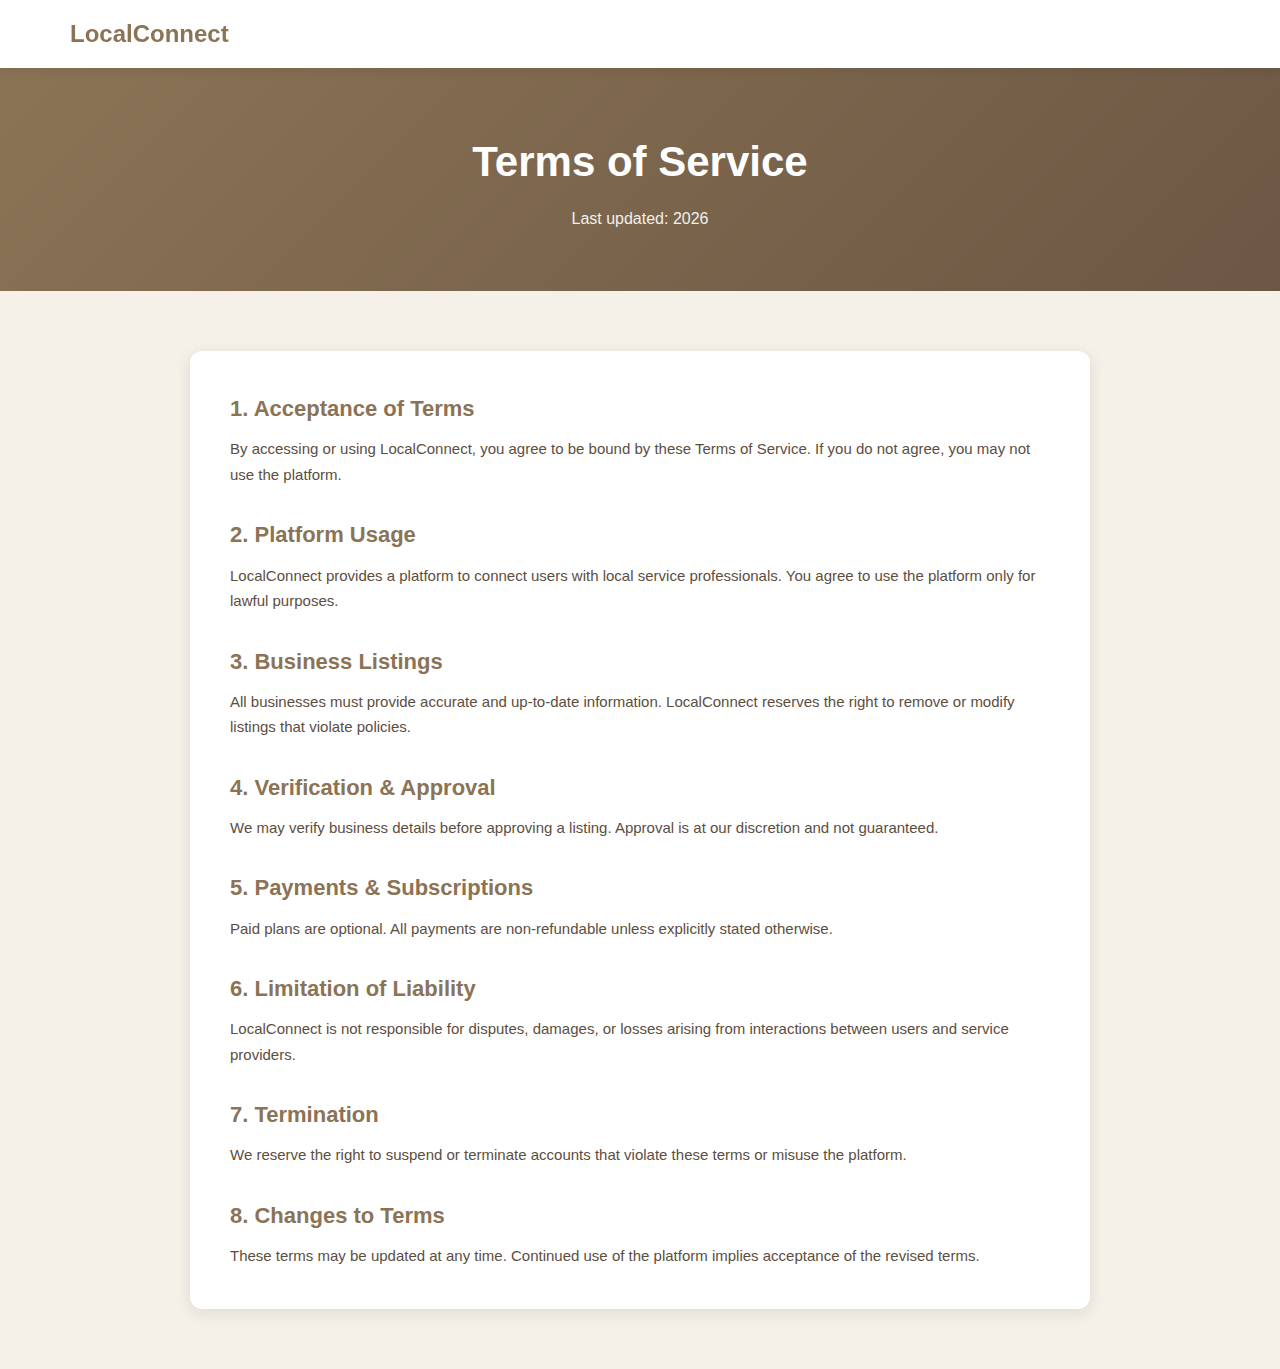
<file: terms-of-service.html>
<!DOCTYPE html>
<html lang="en">
<head>
    <meta charset="UTF-8">
    <title>Terms of Service – LocalConnect</title>
    <link rel="stylesheet" href="styles.css">
</head>
<body>

<!-- Navbar -->
<nav class="navbar">
    <div class="nav-container">
        <a href="index.html" class="logo">
            <i class="fas fa-location-dot"></i>
            <span>LocalConnect</span>
        </a>
    </div>
</nav>

<!-- Header -->
<section class="legal-header">
    <h1>Terms of Service</h1>
    <p>Last updated: 2026</p>
</section>

<!-- Content -->
<section class="legal-content">
    <div class="legal-card">

        <h2>1. Acceptance of Terms</h2>
        <p>
            By accessing or using LocalConnect, you agree to be bound by these Terms of Service.
            If you do not agree, you may not use the platform.
        </p>

        <h2>2. Platform Usage</h2>
        <p>
            LocalConnect provides a platform to connect users with local service professionals.
            You agree to use the platform only for lawful purposes.
        </p>

        <h2>3. Business Listings</h2>
        <p>
            All businesses must provide accurate and up-to-date information.
            LocalConnect reserves the right to remove or modify listings that violate policies.
        </p>

        <h2>4. Verification & Approval</h2>
        <p>
            We may verify business details before approving a listing.
            Approval is at our discretion and not guaranteed.
        </p>

        <h2>5. Payments & Subscriptions</h2>
        <p>
            Paid plans are optional. All payments are non-refundable unless explicitly stated otherwise.
        </p>

        <h2>6. Limitation of Liability</h2>
        <p>
            LocalConnect is not responsible for disputes, damages, or losses arising from interactions
            between users and service providers.
        </p>

        <h2>7. Termination</h2>
        <p>
            We reserve the right to suspend or terminate accounts that violate these terms or misuse the platform.
        </p>

        <h2>8. Changes to Terms</h2>
        <p>
            These terms may be updated at any time. Continued use of the platform implies acceptance
            of the revised terms.
        </p>

    </div>
</section>

</body>
</html>
</file>
<file: styles.css>
/* Global Styles */
* {
    margin: 0;
    padding: 0;
    box-sizing: border-box;
}

:root {
    --stone-cream: #F5F0E8;
    --dark-stone: #8B7355;
    --light-stone: #D4C4B0;
    --accent-brown: #6B5744;
    --text-dark: #2C2416;
    --text-light: #5C4E3F;
    --white: #FFFFFF;
    --shadow: rgba(44, 36, 22, 0.1);
    --shadow-hover: rgba(44, 36, 22, 0.15);
}

body {
    font-family: 'Segoe UI', Tahoma, Geneva, Verdana, sans-serif;
    background-color: var(--stone-cream);
    color: var(--text-dark);
    line-height: 1.6;
}

.container {
    max-width: 1200px;
    margin: 0 auto;
    padding: 0 20px;
}

/* Navigation Bar */
.navbar {
    background-color: var(--white);
    box-shadow: 0 2px 10px var(--shadow);
    position: sticky;
    top: 0;
    z-index: 1000;
    padding: 15px 0;
}
.logo {
    text-decoration: none;
    color: inherit;
}

.logo:hover,
.logo:focus,
.logo:active {
    text-decoration: none;
    color: inherit;
}

.nav-container {
    max-width: 1200px;
    margin: 0 auto;
    padding: 0 20px;
    display: flex;
    justify-content: space-between;
    align-items: center;
    gap: 20px;
}

.logo {
    display: flex;
    align-items: center;
    gap: 10px;
    font-size: 24px;
    font-weight: 700;
    color: var(--dark-stone);
}

.logo i {
    font-size: 28px;
}

.nav-menu {
    display: flex;
    list-style: none;
    gap: 25px;
    flex-shrink: 1;
    min-width: 0;
}

.nav-menu a {
    text-decoration: none;
    color: var(--text-light);
    font-weight: 500;
    transition: color 0.3s;
    padding: 8px 0;
}

.nav-menu a:hover,
.nav-menu a.active {
    color: var(--dark-stone);
}

.nav-buttons {
    display: flex;
    gap: 12px;
    align-items: center;
    flex-shrink: 0;
}

/* Buttons */
.btn-primary, .btn-secondary {
    padding: 10px 24px;
    border-radius: 8px;
    text-decoration: none;
    font-weight: 600;
    transition: all 0.3s;
    border: none;
    cursor: pointer;
    display: inline-block;
}

.btn-primary {
    background-color: var(--dark-stone);
    color: var(--white);
}

.btn-primary:hover {
    background-color: var(--accent-brown);
    transform: translateY(-2px);
    box-shadow: 0 4px 12px var(--shadow-hover);
}

.btn-secondary {
    background-color: transparent;
    color: var(--dark-stone);
    border: 2px solid var(--light-stone);
}

.btn-secondary:hover {
    background-color: var(--light-stone);
}

.btn-large {
    padding: 14px 32px;
    font-size: 16px;
}

/* Hero Section */
.hero {
    background: linear-gradient(135deg, var(--dark-stone) 0%, var(--accent-brown) 100%);
    color: var(--white);
    padding: 80px 20px;
    text-align: center;
}

.hero-content {
    max-width: 900px;
    margin: 0 auto;
}

.hero h1 {
    font-size: 48px;
    margin-bottom: 20px;
    line-height: 1.2;
}

.highlight {
    color: var(--stone-cream);
}

.hero p {
    font-size: 18px;
    margin-bottom: 40px;
    opacity: 0.95;
}

/* Search Container */
.search-container {
    display: flex;
    gap: 15px;
    max-width: 800px;
    margin: 0 auto 30px;
    background: var(--white);
    padding: 10px;
    border-radius: 12px;
    box-shadow: 0 8px 24px rgba(0,0,0,0.2);
}

.search-box, .location-box {
    flex: 1;
    display: flex;
    align-items: center;
    gap: 10px;
    padding: 12px 16px;
    background: var(--stone-cream);
    border-radius: 8px;
}

.search-box i, .location-box i {
    color: var(--dark-stone);
    font-size: 18px;
}

.search-input, .location-input {
    border: none;
    background: transparent;
    font-size: 15px;
    color: var(--text-dark);
    outline: none;
    width: 100%;
}

.search-input::placeholder, .location-input::placeholder {
    color: var(--text-light);
}

.search-btn {
    background-color: var(--dark-stone);
    color: var(--white);
    padding: 16px 32px;
    border: none;
    border-radius: 8px;
    font-weight: 600;
    font-size: 16px;
    cursor: pointer;
    transition: all 0.3s;
}

.search-btn:hover {
    background-color: var(--accent-brown);
}

.popular-searches {
    display: flex;
    gap: 15px;
    align-items: center;
    justify-content: center;
    flex-wrap: wrap;
}

.popular-searches span {
    font-weight: 600;
}

.popular-searches a {
    color: var(--stone-cream);
    text-decoration: none;
    padding: 6px 16px;
    background: rgba(255,255,255,0.1);
    border-radius: 20px;
    font-size: 14px;
    transition: all 0.3s;
}

.popular-searches a:hover {
    background: rgba(255,255,255,0.2);
}

/* Categories Section */
.categories {
    padding: 80px 20px;
}

.categories h2 {
    text-align: center;
    font-size: 36px;
    margin-bottom: 10px;
    color: var(--text-dark);
}

.section-subtitle {
    text-align: center;
    color: var(--text-light);
    margin-bottom: 50px;
    font-size: 18px;
}

.category-grid {
    display: grid;
    grid-template-columns: repeat(auto-fit, minmax(260px, 1fr));
    gap: 24px;
}

.category-card {
    background: var(--white);
    padding: 30px;
    border-radius: 12px;
    text-align: center;
    transition: all 0.3s;
    box-shadow: 0 2px 8px var(--shadow);
    cursor: pointer;
}

.category-card:hover {
    transform: translateY(-8px);
    box-shadow: 0 8px 24px var(--shadow-hover);
}

.category-icon {
    width: 70px;
    height: 70px;
    margin: 0 auto 20px;
    background: var(--stone-cream);
    border-radius: 50%;
    display: flex;
    align-items: center;
    justify-content: center;
    font-size: 30px;
    color: var(--dark-stone);
}

.category-card h3 {
    margin-bottom: 10px;
    color: var(--text-dark);
    font-size: 22px;
}

.category-card p {
    color: var(--text-light);
    margin-bottom: 15px;
}

.service-count {
    display: inline-block;
    padding: 6px 14px;
    background: var(--light-stone);
    color: var(--accent-brown);
    border-radius: 20px;
    font-size: 13px;
    font-weight: 600;
}

/* How It Works Section */
.how-it-works {
    background: var(--white);
    padding: 80px 20px;
}

.how-it-works h2 {
    text-align: center;
    font-size: 36px;
    margin-bottom: 10px;
}

.steps-grid {
    display: grid;
    grid-template-columns: repeat(auto-fit, minmax(300px, 1fr));
    gap: 40px;
    margin-top: 50px;
}

.step-card {
    text-align: center;
    position: relative;
}

.step-number {
    position: absolute;
    top: -10px;
    left: 50%;
    transform: translateX(-50%);
    width: 40px;
    height: 40px;
    background: var(--dark-stone);
    color: var(--white);
    border-radius: 50%;
    display: flex;
    align-items: center;
    justify-content: center;
    font-weight: 700;
    font-size: 18px;
}

.step-icon {
    width: 100px;
    height: 100px;
    margin: 30px auto 25px;
    background: var(--stone-cream);
    border-radius: 50%;
    display: flex;
    align-items: center;
    justify-content: center;
    font-size: 40px;
    color: var(--dark-stone);
}

.step-card h3 {
    margin-bottom: 15px;
    font-size: 24px;
    color: var(--text-dark);
}

.step-card p {
    color: var(--text-light);
    line-height: 1.7;
}

/* Top Rated Section */
.top-rated {
    padding: 80px 20px;
}

.top-rated h2 {
    text-align: center;
    font-size: 36px;
    margin-bottom: 10px;
}

.professionals-grid {
    display: grid;
    grid-template-columns: repeat(auto-fit, minmax(320px, 1fr));
    gap: 30px;
    margin-top: 50px;
}

.professional-card {
    background: var(--white);
    border-radius: 12px;
    overflow: hidden;
    box-shadow: 0 2px 12px var(--shadow);
    transition: all 0.3s;
}

.professional-card:hover {
    transform: translateY(-8px);
    box-shadow: 0 8px 24px var(--shadow-hover);
}

.professional-image {
    position: relative;
    height: 200px;
}

.professional-image img {
    width: 100%;
    height: 100%;
    object-fit: cover;
}

.badge-verified {
    position: absolute;
    top: 15px;
    right: 15px;
    background: var(--dark-stone);
    color: var(--white);
    padding: 6px 12px;
    border-radius: 20px;
    font-size: 13px;
    font-weight: 600;
}

.professional-info {
    padding: 25px;
}

.professional-info h3 {
    font-size: 20px;
    margin-bottom: 12px;
    color: var(--text-dark);
}

.rating {
    display: flex;
    align-items: center;
    gap: 5px;
    margin-bottom: 15px;
}

.rating i {
    color: #FFA500;
    font-size: 16px;
}

.rating-number {
    font-weight: 700;
    color: var(--text-dark);
    margin-left: 5px;
}

.review-count {
    color: var(--text-light);
    font-size: 14px;
}

.service-type, .location {
    display: flex;
    align-items: center;
    gap: 8px;
    color: var(--text-light);
    margin-bottom: 8px;
    font-size: 14px;
}

.service-type i, .location i {
    color: var(--dark-stone);
}

.card-actions {
    display: flex;
    gap: 10px;
    margin-top: 20px;
}

.btn-view, .btn-contact {
    flex: 1;
    padding: 10px;
    border: none;
    border-radius: 8px;
    font-weight: 600;
    cursor: pointer;
    transition: all 0.3s;
}

.btn-view {
    background: var(--stone-cream);
    color: var(--accent-brown);
}

.btn-view:hover {
    background: var(--light-stone);
}

.btn-contact {
    background: var(--dark-stone);
    color: var(--white);
}

.btn-contact:hover {
    background: var(--accent-brown);
}

/* Stats Section */
.stats {
    background: linear-gradient(135deg, var(--dark-stone) 0%, var(--accent-brown) 100%);
    color: var(--white);
    padding: 60px 20px;
}

.stats-grid {
    display: grid;
    grid-template-columns: repeat(auto-fit, minmax(200px, 1fr));
    gap: 40px;
}

.stat-item {
    text-align: center;
}

.stat-icon {
    font-size: 50px;
    margin-bottom: 15px;
    opacity: 0.9;
}

.stat-item h3 {
    font-size: 42px;
    margin-bottom: 10px;
}

.stat-item p {
    font-size: 16px;
    opacity: 0.9;
}

/* CTA Section */
.cta {
    background: var(--white);
    padding: 80px 20px;
}

.cta-content {
    text-align: center;
    max-width: 700px;
    margin: 0 auto;
}

.cta-content h2 {
    font-size: 36px;
    margin-bottom: 20px;
    color: var(--text-dark);
}

.cta-content p {
    font-size: 18px;
    color: var(--text-light);
    margin-bottom: 35px;
    line-height: 1.7;
}

.cta-buttons {
    display: flex;
    gap: 20px;
    justify-content: center;
    flex-wrap: wrap;
}

/* Footer */
.footer {
    background: var(--text-dark);
    color: var(--stone-cream);
    padding: 60px 20px 30px;
}

.footer-grid {
    display: grid;
    grid-template-columns: repeat(auto-fit, minmax(220px, 1fr));
    gap: 40px;
    margin-bottom: 40px;
}

.footer-logo {
    display: flex;
    align-items: center;
    gap: 10px;
    font-size: 24px;
    font-weight: 700;
    margin-bottom: 15px;
    color: var(--stone-cream);
}

.footer-logo i {
    font-size: 28px;
}

.footer-col p {
    margin-bottom: 20px;
    opacity: 0.8;
    line-height: 1.7;
}

.social-links {
    display: flex;
    gap: 15px;
}

.social-links a {
    width: 40px;
    height: 40px;
    background: rgba(245, 240, 232, 0.1);
    border-radius: 50%;
    display: flex;
    align-items: center;
    justify-content: center;
    color: var(--stone-cream);
    transition: all 0.3s;
}

.social-links a:hover {
    background: var(--dark-stone);
}

.footer-col h4 {
    margin-bottom: 20px;
    font-size: 18px;
}

.footer-col ul {
    list-style: none;
}

.footer-col ul li {
    margin-bottom: 12px;
}

.footer-col ul li a {
    color: var(--stone-cream);
    text-decoration: none;
    opacity: 0.8;
    transition: all 0.3s;
}

.footer-col ul li a:hover {
    opacity: 1;
    padding-left: 5px;
}

.footer-bottom {
    text-align: center;
    padding-top: 30px;
    border-top: 1px solid rgba(245, 240, 232, 0.1);
    opacity: 0.7;
}

/* Responsive Design */
@media (max-width: 768px) {
    .nav-menu {
        display: none;
    }

    .hero h1 {
        font-size: 32px;
    }

    .search-container {
        flex-direction: column;
    }

    .search-btn {
        width: 100%;
    }

    .category-grid,
    .professionals-grid {
        grid-template-columns: 1fr;
    }

    .cta-buttons {
        flex-direction: column;
    }

    .btn-large {
        width: 100%;
    }
}
.modal {
    position: fixed;
    inset: 0;
    background: rgba(0, 0, 0, 0.7);
    display: none;
    align-items: center;
    justify-content: center;
    z-index: 9999;
}

.modal-content {
    background: #fff;
    padding: 30px;
    max-width: 700px;
    max-height: 80vh;
    overflow-y: auto;
    border-radius: 12px;
}

.terms-links {
    margin-top: 10px;
}

.terms-links a {
    color: var(--dark-stone);
    font-weight: 600;
}
/* Legal Pages (Privacy Policy & Terms) */
.legal-header {
    background: linear-gradient(135deg, var(--dark-stone), var(--accent-brown));
    color: var(--white);
    padding: 60px 20px;
    text-align: center;
}

.legal-header h1 {
    font-size: 42px;
    margin-bottom: 10px;
}

.legal-header p {
    opacity: 0.9;
    font-size: 16px;
}

.legal-content {
    padding: 60px 20px;
    background: var(--stone-cream);
}

.legal-card {
    max-width: 900px;
    margin: 0 auto;
    background: var(--white);
    padding: 40px;
    border-radius: 12px;
    box-shadow: 0 4px 16px var(--shadow);
}

.legal-card h2 {
    margin-top: 30px;
    margin-bottom: 10px;
    font-size: 22px;
    color: var(--dark-stone);
}

.legal-card h2:first-child {
    margin-top: 0;
}

.legal-card p {
    color: var(--text-light);
    line-height: 1.7;
    font-size: 15px;
}
</file>
